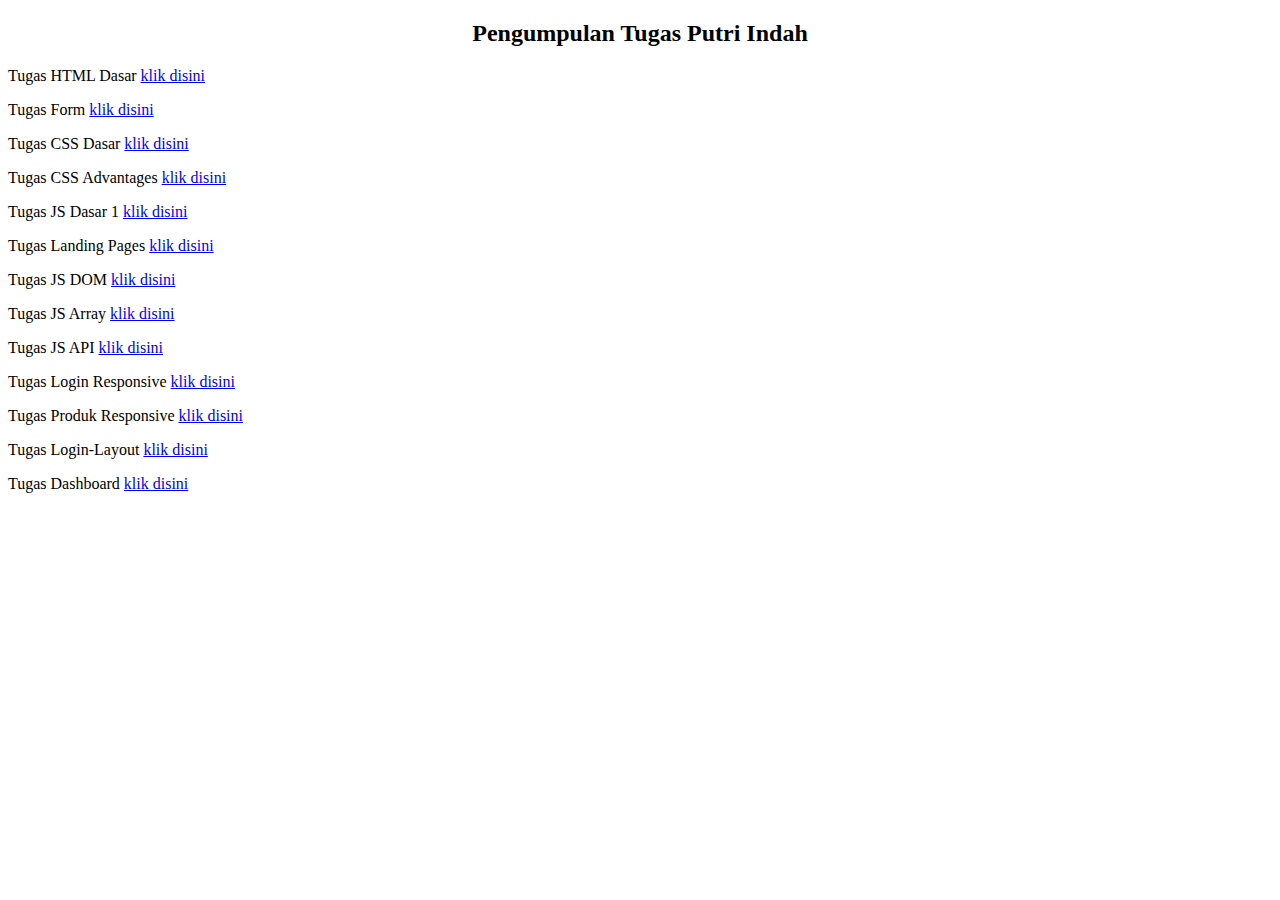
<file: index.html>
<!DOCTYPE html>
<html lang="en">
<head>
    <meta charset="UTF-8">
    <meta name="viewport" content="width=device-width, initial-scale=1.0">
    <title>putri indah</title>
    <link rel="icon" type="image/x-icon" href="../html-dasar/assets/logo.png">
</head>
<body>
    <center><h2>Pengumpulan Tugas Putri Indah</h2></center>
    <p>Tugas HTML Dasar <a href="pages/dasar.html">klik disini</a></p>
    <p>Tugas Form <a href="pages/form.html">klik disini</a></p>
    <p>Tugas CSS Dasar <a href="css dasar/login.html">klik disini</a></p>
    <p>Tugas CSS Advantages <a href="advantages/produk.html">klik disini</a></p>
    <p>Tugas JS Dasar 1 <a href="js/jsdasar.html">klik disini</a></p>
    <p>Tugas Landing Pages <a href="js/landing.html">klik disini</a></p>
    <p>Tugas JS DOM <a href="jsDOM/landingDom.html">klik disini</a></p>
    <p>Tugas JS Array <a href="jsArray/productArray.html">klik disini</a></p>
    <p>Tugas JS API <a href="jsAPI/productApi.html">klik disini</a></p>
    <p>Tugas Login Responsive <a href="login-responsive/loginResponsive.html">klik disini</a></p>
    <p>Tugas Produk Responsive <a href="produk-responsive/productApi.html">klik disini</a></p>
    <p>Tugas Login-Layout <a href="bootstrap/login.html">klik disini</a></p>
    <p>Tugas Dashboard <a href="bootstrap/dashboard.html">klik disini</a></p>
</body>
</html>
</file>
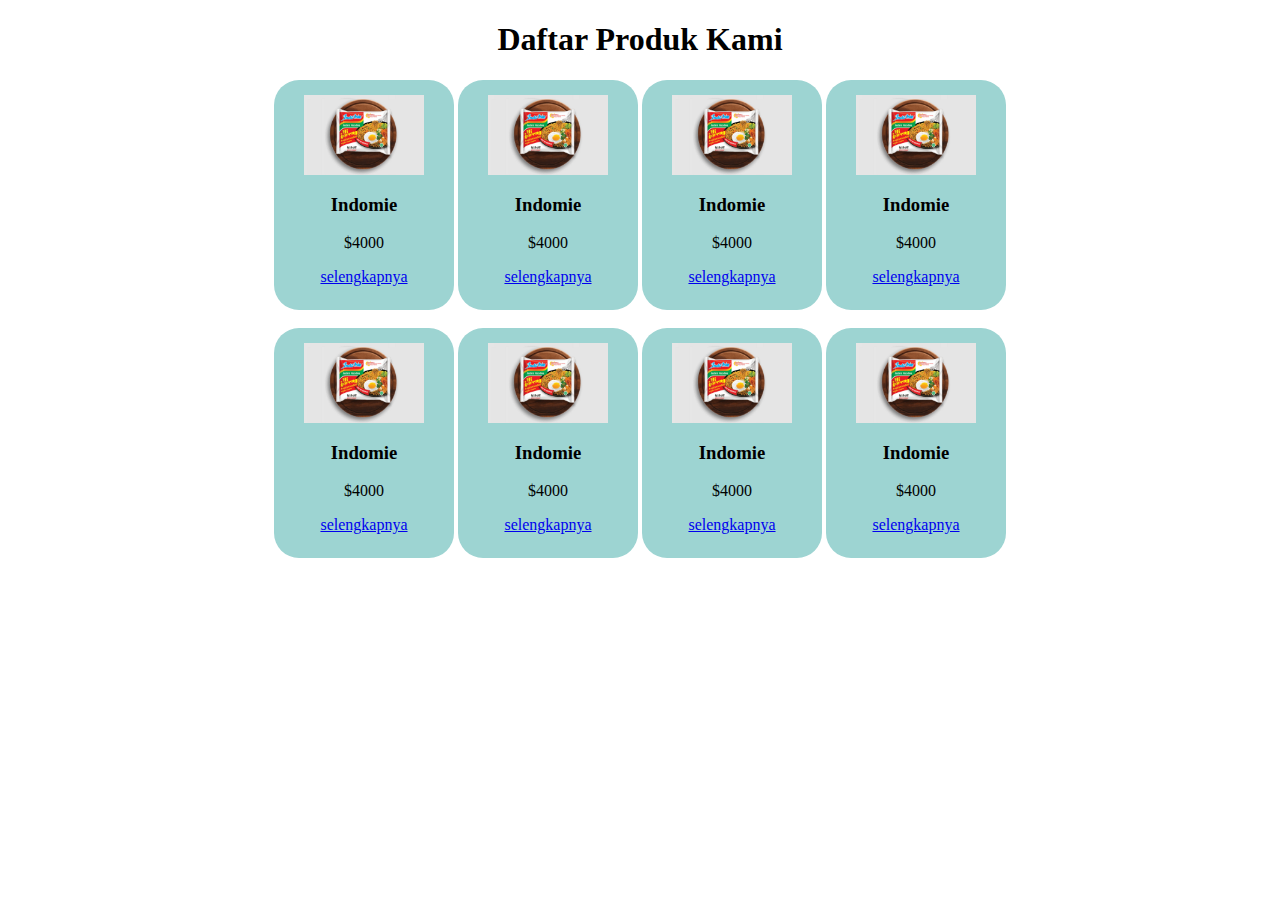
<file: advantages/produk.html>
<!DOCTYPE html>
<html lang="en">
<head>
    <meta charset="UTF-8">
    <meta name="viewport" content="width=device-width, initial-scale=1.0">
    <title>CSS Advantages</title>
    <link rel="stylesheet" href="../advantages/style.css">
</head>
<body>
    <h1>Daftar Produk Kami</h1>
    <div class="baris1">
        <div class="kotak">
            <img src="../advantages/foto.jpg" alt="ini foto produk">
            <h3>Indomie</h3>
            <p>$4000</p>
            <a href="https://lifestyle.bisnis.com/read/20220307/223/1507816/8-varian-indomie-ini-cuma-ada-di-luar-negeri-tak-beredar-di-indonesia">selengkapnya</a>
        </div>
        <div class="kotak">
            <img src="../advantages/foto.jpg" alt="ini foto produk">
            <h3>Indomie</h3>
            <p>$4000</p>
            <a href="https://lifestyle.bisnis.com/read/20220307/223/1507816/8-varian-indomie-ini-cuma-ada-di-luar-negeri-tak-beredar-di-indonesia">selengkapnya</a>
        </div>
        <div class="kotak">
            <img src="../advantages/foto.jpg" alt="ini foto produk">
            <h3>Indomie</h3>
            <p>$4000</p>
            <a href="https://lifestyle.bisnis.com/read/20220307/223/1507816/8-varian-indomie-ini-cuma-ada-di-luar-negeri-tak-beredar-di-indonesia">selengkapnya</a>
        </div>
        <div class="kotak">
            <img src="../advantages/foto.jpg" alt="ini foto produk">
            <h3>Indomie</h3>
            <p>$4000</p>
            <a href="https://lifestyle.bisnis.com/read/20220307/223/1507816/8-varian-indomie-ini-cuma-ada-di-luar-negeri-tak-beredar-di-indonesia">selengkapnya</a>
        </div>
    </div> <br>
    <div class="baris1">
        <div class="kotak">
            <img src="../advantages/foto.jpg" alt="ini foto produk">
            <h3>Indomie</h3>
            <p>$4000</p>
            <a href="https://lifestyle.bisnis.com/read/20220307/223/1507816/8-varian-indomie-ini-cuma-ada-di-luar-negeri-tak-beredar-di-indonesia">selengkapnya</a>
        </div>
        <div class="kotak">
            <img src="../advantages/foto.jpg" alt="ini foto produk">
            <h3>Indomie</h3>
            <p>$4000</p>
            <a href="https://lifestyle.bisnis.com/read/20220307/223/1507816/8-varian-indomie-ini-cuma-ada-di-luar-negeri-tak-beredar-di-indonesia">selengkapnya</a>
        </div>
        <div class="kotak">
            <img src="../advantages/foto.jpg" alt="ini foto produk">
            <h3>Indomie</h3>
            <p>$4000</p>
            <a href="https://lifestyle.bisnis.com/read/20220307/223/1507816/8-varian-indomie-ini-cuma-ada-di-luar-negeri-tak-beredar-di-indonesia">selengkapnya</a>
        </div>
        <div class="kotak">
            <img src="../advantages/foto.jpg" alt="ini foto produk">
            <h3>Indomie</h3>
            <p>$4000</p>
            <a href="https://lifestyle.bisnis.com/read/20220307/223/1507816/8-varian-indomie-ini-cuma-ada-di-luar-negeri-tak-beredar-di-indonesia">selengkapnya</a>
        </div>
    </div>
</body>
</html>
</file>
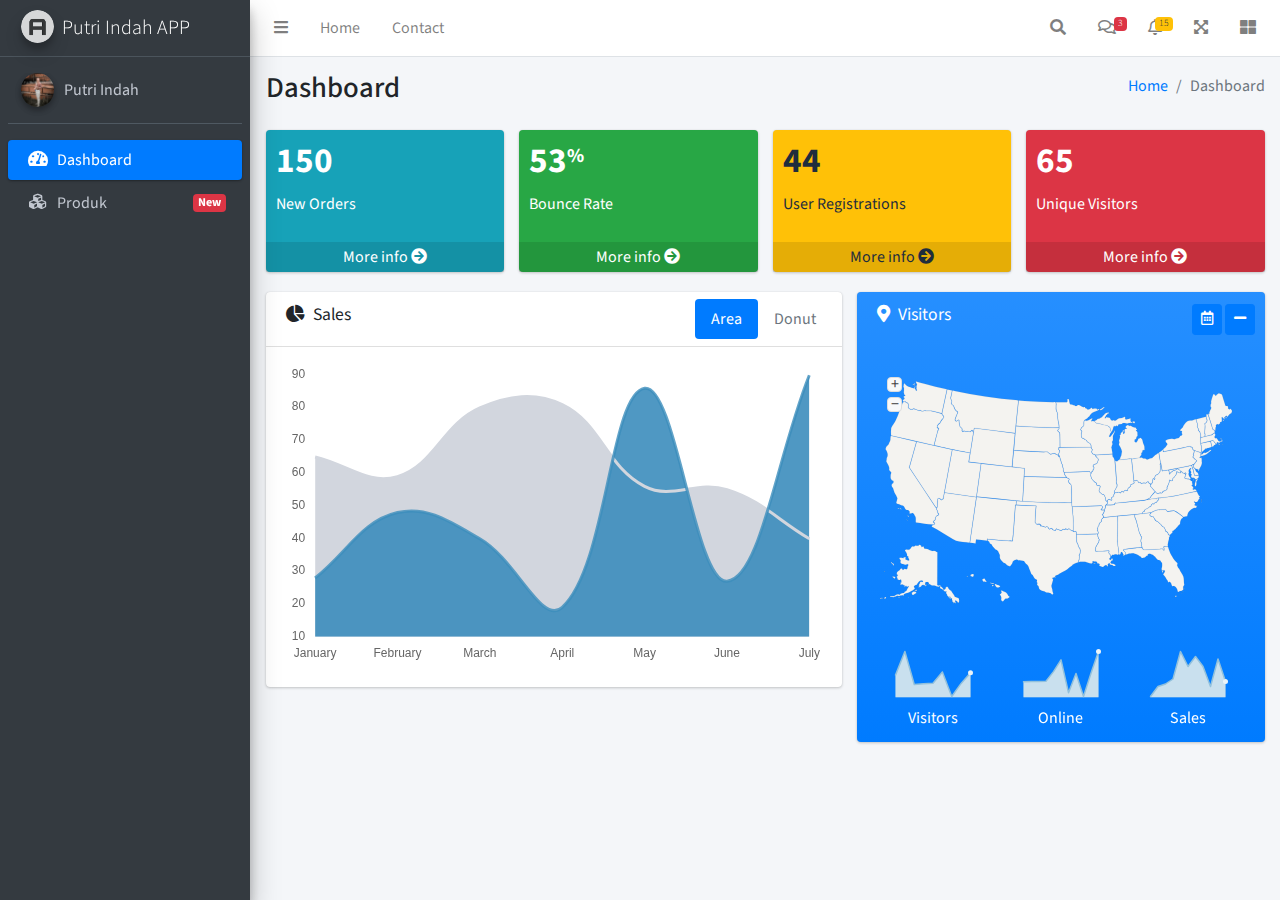
<file: bootstrap/dashboard.html>
<!DOCTYPE html>
<html lang="en">
<head>
  <meta charset="utf-8">
  <meta name="viewport" content="width=device-width, initial-scale=1">
  <title>Dashboard</title>

  <!-- Google Font: Source Sans Pro -->
  <link rel="stylesheet" href="https://fonts.googleapis.com/css?family=Source+Sans+Pro:300,400,400i,700&display=fallback">
  <!-- Font Awesome -->
  <link rel="stylesheet" href="../app/plugins/fontawesome-free/css/all.min.css">
  <!-- Ionicons -->
  <link rel="stylesheet" href="https://code.ionicframework.com/ionicons/2.0.1/css/ionicons.min.css">
  <!-- Tempusdominus Bootstrap 4 -->
  <link rel="stylesheet" href="../app/plugins/tempusdominus-bootstrap-4/css/tempusdominus-bootstrap-4.min.css">
  <!-- iCheck -->
  <link rel="stylesheet" href="../app/plugins/icheck-bootstrap/icheck-bootstrap.min.css">
  <!-- JQVMap -->
  <link rel="stylesheet" href="../app/plugins/jqvmap/jqvmap.min.css">
  <!-- Theme style -->
  <link rel="stylesheet" href="../app/dist/css/adminlte.min.css">
  <!-- overlayScrollbars -->
  <link rel="stylesheet" href="../app/plugins/overlayScrollbars/css/OverlayScrollbars.min.css">
  <!-- Daterange picker -->
  <link rel="stylesheet" href="../app/plugins/daterangepicker/daterangepicker.css">
  <!-- summernote -->
  <link rel="stylesheet" href="../app/plugins/summernote/summernote-bs4.min.css">
</head>
<body class="hold-transition sidebar-mini layout-fixed">
<div class="wrapper">

  <!-- Preloader -->
  <div class="preloader flex-column justify-content-center align-items-center">
    <img class="animation__shake" src="../app/dist/img/AdminLTELogo.png" alt="AdminLTELogo" height="60" width="60">
  </div>

  <!-- Navbar -->
  <nav class="main-header navbar navbar-expand navbar-white navbar-light">
    <!-- Left navbar links -->
    <ul class="navbar-nav">
      <li class="nav-item">
        <a class="nav-link" data-widget="pushmenu" href="#" role="button"><i class="fas fa-bars"></i></a>
      </li>
      <li class="nav-item d-none d-sm-inline-block">
        <a href="index3.html" class="nav-link">Home</a>
      </li>
      <li class="nav-item d-none d-sm-inline-block">
        <a href="#" class="nav-link">Contact</a>
      </li>
    </ul>

    <!-- Right navbar links -->
    <ul class="navbar-nav ml-auto">
      <!-- Navbar Search -->
      <li class="nav-item">
        <a class="nav-link" data-widget="navbar-search" href="#" role="button">
          <i class="fas fa-search"></i>
        </a>
        <div class="navbar-search-block">
          <form class="form-inline">
            <div class="input-group input-group-sm">
              <input class="form-control form-control-navbar" type="search" placeholder="Search" aria-label="Search">
              <div class="input-group-append">
                <button class="btn btn-navbar" type="submit">
                  <i class="fas fa-search"></i>
                </button>
                <button class="btn btn-navbar" type="button" data-widget="navbar-search">
                  <i class="fas fa-times"></i>
                </button>
              </div>
            </div>
          </form>
        </div>
      </li>

      <!-- Messages Dropdown Menu -->
      <li class="nav-item dropdown">
        <a class="nav-link" data-toggle="dropdown" href="#">
          <i class="far fa-comments"></i>
          <span class="badge badge-danger navbar-badge">3</span>
        </a>
        <div class="dropdown-menu dropdown-menu-lg dropdown-menu-right">
          <a href="#" class="dropdown-item">
            <!-- Message Start -->
            <div class="media">
              <img src="../app/dist/img/user1-128x128.jpg" alt="User Avatar" class="img-size-50 mr-3 img-circle">
              <div class="media-body">
                <h3 class="dropdown-item-title">
                  Brad Diesel
                  <span class="float-right text-sm text-danger"><i class="fas fa-star"></i></span>
                </h3>
                <p class="text-sm">Call me whenever you can...</p>
                <p class="text-sm text-muted"><i class="far fa-clock mr-1"></i> 4 Hours Ago</p>
              </div>
            </div>
            <!-- Message End -->
          </a>
          <div class="dropdown-divider"></div>
          <a href="#" class="dropdown-item">
            <!-- Message Start -->
            <div class="media">
              <img src="../app/dist/img/user8-128x128.jpg" alt="User Avatar" class="img-size-50 img-circle mr-3">
              <div class="media-body">
                <h3 class="dropdown-item-title">
                  John Pierce
                  <span class="float-right text-sm text-muted"><i class="fas fa-star"></i></span>
                </h3>
                <p class="text-sm">I got your message bro</p>
                <p class="text-sm text-muted"><i class="far fa-clock mr-1"></i> 4 Hours Ago</p>
              </div>
            </div>
            <!-- Message End -->
          </a>
          <div class="dropdown-divider"></div>
          <a href="#" class="dropdown-item">
            <!-- Message Start -->
            <div class="media">
              <img src="../app/dist/img/user3-128x128.jpg" alt="User Avatar" class="img-size-50 img-circle mr-3">
              <div class="media-body">
                <h3 class="dropdown-item-title">
                  Nora Silvester
                  <span class="float-right text-sm text-warning"><i class="fas fa-star"></i></span>
                </h3>
                <p class="text-sm">The subject goes here</p>
                <p class="text-sm text-muted"><i class="far fa-clock mr-1"></i> 4 Hours Ago</p>
              </div>
            </div>
            <!-- Message End -->
          </a>
          <div class="dropdown-divider"></div>
          <a href="#" class="dropdown-item dropdown-footer">See All Messages</a>
        </div>
      </li>
      <!-- Notifications Dropdown Menu -->
      <li class="nav-item dropdown">
        <a class="nav-link" data-toggle="dropdown" href="#">
          <i class="far fa-bell"></i>
          <span class="badge badge-warning navbar-badge">15</span>
        </a>
        <div class="dropdown-menu dropdown-menu-lg dropdown-menu-right">
          <span class="dropdown-item dropdown-header">15 Notifications</span>
          <div class="dropdown-divider"></div>
          <a href="#" class="dropdown-item">
            <i class="fas fa-envelope mr-2"></i> 4 new messages
            <span class="float-right text-muted text-sm">3 mins</span>
          </a>
          <div class="dropdown-divider"></div>
          <a href="#" class="dropdown-item">
            <i class="fas fa-users mr-2"></i> 8 friend requests
            <span class="float-right text-muted text-sm">12 hours</span>
          </a>
          <div class="dropdown-divider"></div>
          <a href="#" class="dropdown-item">
            <i class="fas fa-file mr-2"></i> 3 new reports
            <span class="float-right text-muted text-sm">2 days</span>
          </a>
          <div class="dropdown-divider"></div>
          <a href="#" class="dropdown-item dropdown-footer">See All Notifications</a>
        </div>
      </li>
      <li class="nav-item">
        <a class="nav-link" data-widget="fullscreen" href="#" role="button">
          <i class="fas fa-expand-arrows-alt"></i>
        </a>
      </li>
      <li class="nav-item">
        <a class="nav-link" data-widget="control-sidebar" data-controlsidebar-slide="true" href="#" role="button">
          <i class="fas fa-th-large"></i>
        </a>
      </li>
    </ul>
  </nav>
  <!-- /.navbar -->

  <!-- Main Sidebar Container -->
  <aside class="main-sidebar sidebar-dark-primary elevation-4">
    <!-- Brand Logo -->
    <a href="index3.html" class="brand-link">
      <img src="../app/dist/img/AdminLTELogo.png" alt="AdminLTE Logo" class="brand-image img-circle elevation-3" style="opacity: .8">
      <span class="brand-text font-weight-light">Putri Indah APP</span>
    </a>

    <!-- Sidebar -->
    <div class="sidebar">
      <!-- Sidebar user panel (optional) -->
      <div class="user-panel mt-3 pb-3 mb-3 d-flex">
        <div class="image">
          <img src="./oke.jpeg" class="img-circle elevation-2" alt="User Image">
        </div>
        <div class="info">
          <a href="#" class="d-block">Putri Indah</a>
        </div>
      </div>

      <!-- Sidebar Menu -->
      <nav class="mt-2">
        <ul class="nav nav-pills nav-sidebar flex-column" data-widget="treeview" role="menu" data-accordion="false">
          <!-- Add icons to the links using the .nav-icon class
               with font-awesome or any other icon font library -->
          <li class="nav-item menu-open">
            <a href="#" class="nav-link active">
              <i class="nav-icon fas fa-tachometer-alt"></i>
              <p>
                Dashboard
                <i class="right badge badge-danger"></i>
              </p>
            </a>
          </li>
          <li class="nav-item">
            <a href="./newProduk.html" class="nav-link">
              <i class="nav-icon fa fa-cubes"></i>
              <p>
                Produk
                <span class="right badge badge-danger">New</span>
              </p>
            </a>
          </li>
      <!-- /.sidebar-menu -->
    </div>
    <!-- /.sidebar -->
  </aside>

  <!-- Content Wrapper. Contains page content -->
  <div class="content-wrapper">
    <!-- Content Header (Page header) -->
    <div class="content-header">
      <div class="container-fluid">
        <div class="row mb-2">
          <div class="col-sm-6">
            <h1 class="m-0">Dashboard</h1>
          </div><!-- /.col -->
          <div class="col-sm-6">
            <ol class="breadcrumb float-sm-right">
              <li class="breadcrumb-item"><a href="#">Home</a></li>
              <li class="breadcrumb-item active">Dashboard</li>
            </ol>
          </div><!-- /.col -->
        </div><!-- /.row -->
      </div><!-- /.container-fluid -->
    </div>
    <!-- /.content-header -->

    <!-- Main content -->
    <section class="content">
      <div class="container-fluid">
        <!-- Small boxes (Stat box) -->
        <div class="row">
          <div class="col-lg-3 col-6">
            <!-- small box -->
            <div class="small-box bg-info">
              <div class="inner">
                <h3>150</h3>

                <p>New Orders</p>
              </div>
              <div class="icon">
                <i class="ion ion-bag"></i>
              </div>
              <a href="#" class="small-box-footer">More info <i class="fas fa-arrow-circle-right"></i></a>
            </div>
          </div>
          <!-- ./col -->
          <div class="col-lg-3 col-6">
            <!-- small box -->
            <div class="small-box bg-success">
              <div class="inner">
                <h3>53<sup style="font-size: 20px">%</sup></h3>

                <p>Bounce Rate</p>
              </div>
              <div class="icon">
                <i class="ion ion-stats-bars"></i>
              </div>
              <a href="#" class="small-box-footer">More info <i class="fas fa-arrow-circle-right"></i></a>
            </div>
          </div>
          <!-- ./col -->
          <div class="col-lg-3 col-6">
            <!-- small box -->
            <div class="small-box bg-warning">
              <div class="inner">
                <h3>44</h3>

                <p>User Registrations</p>
              </div>
              <div class="icon">
                <i class="ion ion-person-add"></i>
              </div>
              <a href="#" class="small-box-footer">More info <i class="fas fa-arrow-circle-right"></i></a>
            </div>
          </div>
          <!-- ./col -->
          <div class="col-lg-3 col-6">
            <!-- small box -->
            <div class="small-box bg-danger">
              <div class="inner">
                <h3>65</h3>

                <p>Unique Visitors</p>
              </div>
              <div class="icon">
                <i class="ion ion-pie-graph"></i>
              </div>
              <a href="#" class="small-box-footer">More info <i class="fas fa-arrow-circle-right"></i></a>
            </div>
          </div>
          <!-- ./col -->
        </div>
        <!-- /.row -->
        <!-- Main row -->
        <div class="row">
          <!-- Left col -->
          <section class="col-lg-7 connectedSortable">
            <!-- Custom tabs (Charts with tabs)-->
            <div class="card">
              <div class="card-header">
                <h3 class="card-title">
                  <i class="fas fa-chart-pie mr-1"></i>
                  Sales
                </h3>
                <div class="card-tools">
                  <ul class="nav nav-pills ml-auto">
                    <li class="nav-item">
                      <a class="nav-link active" href="#revenue-chart" data-toggle="tab">Area</a>
                    </li>
                    <li class="nav-item">
                      <a class="nav-link" href="#sales-chart" data-toggle="tab">Donut</a>
                    </li>
                  </ul>
                </div>
              </div><!-- /.card-header -->
              <div class="card-body">
                <div class="tab-content p-0">
                  <!-- Morris chart - Sales -->
                  <div class="chart tab-pane active" id="revenue-chart"
                       style="position: relative; height: 300px;">
                      <canvas id="revenue-chart-canvas" height="300" style="height: 300px;"></canvas>
                   </div>
                  <div class="chart tab-pane" id="sales-chart" style="position: relative; height: 300px;">
                    <canvas id="sales-chart-canvas" height="300" style="height: 300px;"></canvas>
                  </div>
                </div>
              </div><!-- /.card-body -->
            </div>
          </section>
          <!-- /.Left col -->
          <!-- right col (We are only adding the ID to make the widgets sortable)-->
          <section class="col-lg-5 connectedSortable">

            <!-- Map card -->
            <div class="card bg-gradient-primary">
              <div class="card-header border-0">
                <h3 class="card-title">
                  <i class="fas fa-map-marker-alt mr-1"></i>
                  Visitors
                </h3>
                <!-- card tools -->
                <div class="card-tools">
                  <button type="button" class="btn btn-primary btn-sm daterange" title="Date range">
                    <i class="far fa-calendar-alt"></i>
                  </button>
                  <button type="button" class="btn btn-primary btn-sm" data-card-widget="collapse" title="Collapse">
                    <i class="fas fa-minus"></i>
                  </button>
                </div>
                <!-- /.card-tools -->
              </div>
              <div class="card-body">
                <div id="world-map" style="height: 250px; width: 100%;"></div>
              </div>
              <!-- /.card-body-->
              <div class="card-footer bg-transparent">
                <div class="row">
                  <div class="col-4 text-center">
                    <div id="sparkline-1"></div>
                    <div class="text-white">Visitors</div>
                  </div>
                  <!-- ./col -->
                  <div class="col-4 text-center">
                    <div id="sparkline-2"></div>
                    <div class="text-white">Online</div>
                  </div>
                  <!-- ./col -->
                  <div class="col-4 text-center">
                    <div id="sparkline-3"></div>
                    <div class="text-white">Sales</div>
                  </div>
                  <!-- ./col -->
                </div>
                <!-- /.row -->
              </div>
            </div>
            <!-- /.card -->


          </section>
          <!-- right col -->
        </div>
        <!-- /.row (main row) -->
      </div><!-- /.container-fluid -->
    </section>
    <!-- /.content -->
  </div>
  <!-- /.content-wrapper -->


  <!-- Control Sidebar -->
  <aside class="control-sidebar control-sidebar-dark">
    <!-- Control sidebar content goes here -->
  </aside>
  <!-- /.control-sidebar -->
</div>
<!-- ./wrapper -->

<!-- jQuery -->
<script src="../app/plugins/jquery/jquery.min.js"></script>
<!-- jQuery UI 1.11.4 -->
<script src="../app/plugins/jquery-ui/jquery-ui.min.js"></script>
<!-- Resolve conflict in jQuery UI tooltip with Bootstrap tooltip -->
<script>
  $.widget.bridge('uibutton', $.ui.button)
</script>
<!-- Bootstrap 4 -->
<script src="../app/plugins/bootstrap/js/bootstrap.bundle.min.js"></script>
<!-- ChartJS -->
<script src="../app/plugins/chart.js/Chart.min.js"></script>
<!-- Sparkline -->
<script src="../app/plugins/sparklines/sparkline.js"></script>
<!-- JQVMap -->
<script src="../app/plugins/jqvmap/jquery.vmap.min.js"></script>
<script src="../app/plugins/jqvmap/maps/jquery.vmap.usa.js"></script>
<!-- jQuery Knob Chart -->
<script src="../app/plugins/jquery-knob/jquery.knob.min.js"></script>
<!-- daterangepicker -->
<script src="../app/plugins/moment/moment.min.js"></script>
<script src="../app/plugins/daterangepicker/daterangepicker.js"></script>
<!-- Tempusdominus Bootstrap 4 -->
<script src="../app/plugins/tempusdominus-bootstrap-4/js/tempusdominus-bootstrap-4.min.js"></script>
<!-- Summernote -->
<script src="../app/plugins/summernote/summernote-bs4.min.js"></script>
<!-- overlayScrollbars -->
<script src="../app/plugins/overlayScrollbars/js/jquery.overlayScrollbars.min.js"></script>
<!-- AdminLTE App -->
<script src="../app/dist/js/adminlte.js"></script>
<!-- AdminLTE for demo purposes -->
<script src="../app/dist/js/demo.js"></script>
<!-- AdminLTE dashboard demo (This is only for demo purposes) -->
<script src="../app/dist/js/pages/dashboard.js"></script>
</body>
</html>
</file>
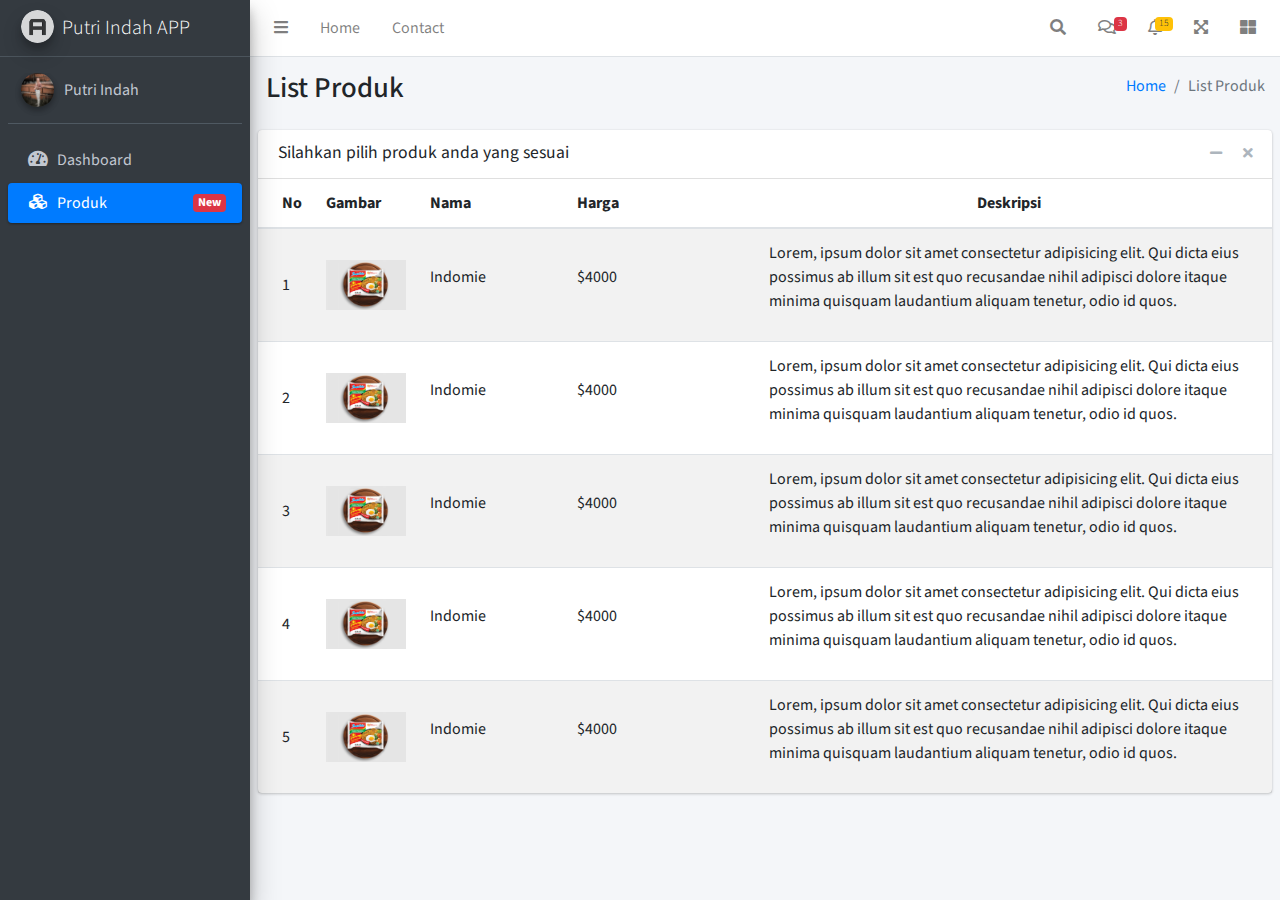
<file: bootstrap/newProduk.html>
<!DOCTYPE html>
<html lang="en">
<head>
  <meta charset="utf-8">
  <meta name="viewport" content="width=device-width, initial-scale=1">
  <title>listProduk</title>

  <!-- Google Font: Source Sans Pro -->
  <link rel="stylesheet" href="https://fonts.googleapis.com/css?family=Source+Sans+Pro:300,400,400i,700&display=fallback">
  <!-- Font Awesome -->
  <link rel="stylesheet" href="../app/plugins/fontawesome-free/css/all.min.css">
  <!-- Theme style -->
  <link rel="stylesheet" href="../app/dist/css/adminlte.min.css">
</head>
<body class="hold-transition sidebar-mini">
<!-- Site wrapper -->
<div class="wrapper">
  <!-- Navbar -->
  <nav class="main-header navbar navbar-expand navbar-white navbar-light">
    <!-- Left navbar links -->
    <ul class="navbar-nav">
      <li class="nav-item">
        <a class="nav-link" data-widget="pushmenu" href="#" role="button"><i class="fas fa-bars"></i></a>
      </li>
      <li class="nav-item d-none d-sm-inline-block">
        <a href="../../index3.html" class="nav-link">Home</a>
      </li>
      <li class="nav-item d-none d-sm-inline-block">
        <a href="#" class="nav-link">Contact</a>
      </li>
    </ul>

    <!-- Right navbar links -->
    <ul class="navbar-nav ml-auto">
      <!-- Navbar Search -->
      <li class="nav-item">
        <a class="nav-link" data-widget="navbar-search" href="#" role="button">
          <i class="fas fa-search"></i>
        </a>
        <div class="navbar-search-block">
          <form class="form-inline">
            <div class="input-group input-group-sm">
              <input class="form-control form-control-navbar" type="search" placeholder="Search" aria-label="Search">
              <div class="input-group-append">
                <button class="btn btn-navbar" type="submit">
                  <i class="fas fa-search"></i>
                </button>
                <button class="btn btn-navbar" type="button" data-widget="navbar-search">
                  <i class="fas fa-times"></i>
                </button>
              </div>
            </div>
          </form>
        </div>
      </li>

      <!-- Messages Dropdown Menu -->
      <li class="nav-item dropdown">
        <a class="nav-link" data-toggle="dropdown" href="#">
          <i class="far fa-comments"></i>
          <span class="badge badge-danger navbar-badge">3</span>
        </a>
        <div class="dropdown-menu dropdown-menu-lg dropdown-menu-right">
          <a href="#" class="dropdown-item">
            <!-- Message Start -->
            <div class="media">
              <img src="../app/dist/img/user1-128x128.jpg" alt="User Avatar" class="img-size-50 mr-3 img-circle">
              <div class="media-body">
                <h3 class="dropdown-item-title">
                  Brad Diesel
                  <span class="float-right text-sm text-danger"><i class="fas fa-star"></i></span>
                </h3>
                <p class="text-sm">Call me whenever you can...</p>
                <p class="text-sm text-muted"><i class="far fa-clock mr-1"></i> 4 Hours Ago</p>
              </div>
            </div>
            <!-- Message End -->
          </a>
          <div class="dropdown-divider"></div>
          <a href="#" class="dropdown-item">
            <!-- Message Start -->
            <div class="media">
              <img src="../app/dist/img/user8-128x128.jpg" alt="User Avatar" class="img-size-50 img-circle mr-3">
              <div class="media-body">
                <h3 class="dropdown-item-title">
                  John Pierce
                  <span class="float-right text-sm text-muted"><i class="fas fa-star"></i></span>
                </h3>
                <p class="text-sm">I got your message bro</p>
                <p class="text-sm text-muted"><i class="far fa-clock mr-1"></i> 4 Hours Ago</p>
              </div>
            </div>
            <!-- Message End -->
          </a>
          <div class="dropdown-divider"></div>
          <a href="#" class="dropdown-item">
            <!-- Message Start -->
            <div class="media">
              <img src="../app/dist/img/user3-128x128.jpg" alt="User Avatar" class="img-size-50 img-circle mr-3">
              <div class="media-body">
                <h3 class="dropdown-item-title">
                  Nora Silvester
                  <span class="float-right text-sm text-warning"><i class="fas fa-star"></i></span>
                </h3>
                <p class="text-sm">The subject goes here</p>
                <p class="text-sm text-muted"><i class="far fa-clock mr-1"></i> 4 Hours Ago</p>
              </div>
            </div>
            <!-- Message End -->
          </a>
          <div class="dropdown-divider"></div>
          <a href="#" class="dropdown-item dropdown-footer">See All Messages</a>
        </div>
      </li>
      <!-- Notifications Dropdown Menu -->
      <li class="nav-item dropdown">
        <a class="nav-link" data-toggle="dropdown" href="#">
          <i class="far fa-bell"></i>
          <span class="badge badge-warning navbar-badge">15</span>
        </a>
        <div class="dropdown-menu dropdown-menu-lg dropdown-menu-right">
          <span class="dropdown-item dropdown-header">15 Notifications</span>
          <div class="dropdown-divider"></div>
          <a href="#" class="dropdown-item">
            <i class="fas fa-envelope mr-2"></i> 4 new messages
            <span class="float-right text-muted text-sm">3 mins</span>
          </a>
          <div class="dropdown-divider"></div>
          <a href="#" class="dropdown-item">
            <i class="fas fa-users mr-2"></i> 8 friend requests
            <span class="float-right text-muted text-sm">12 hours</span>
          </a>
          <div class="dropdown-divider"></div>
          <a href="#" class="dropdown-item">
            <i class="fas fa-file mr-2"></i> 3 new reports
            <span class="float-right text-muted text-sm">2 days</span>
          </a>
          <div class="dropdown-divider"></div>
          <a href="#" class="dropdown-item dropdown-footer">See All Notifications</a>
        </div>
      </li>
      <li class="nav-item">
        <a class="nav-link" data-widget="fullscreen" href="#" role="button">
          <i class="fas fa-expand-arrows-alt"></i>
        </a>
      </li>
      <li class="nav-item">
        <a class="nav-link" data-widget="control-sidebar" data-slide="true" href="#" role="button">
          <i class="fas fa-th-large"></i>
        </a>
      </li>
    </ul>
  </nav>
  <!-- /.navbar -->

  <!-- Main Sidebar Container -->
  <aside class="main-sidebar sidebar-dark-primary elevation-4">
    <!-- Brand Logo -->
    <a href="../../index3.html" class="brand-link">
      <img src="../app/dist/img/AdminLTELogo.png" alt="AdminLTE Logo" class="brand-image img-circle elevation-3" style="opacity: .8">
      <span class="brand-text font-weight-light">Putri Indah APP</span>
    </a>

    <!-- Sidebar -->
    <div class="sidebar">
      <!-- Sidebar user (optional) -->
      <div class="user-panel mt-3 pb-3 mb-3 d-flex">
        <div class="image">
          <img src="./oke.jpeg" class="img-circle elevation-2" alt="User Image">
        </div>
        <div class="info">
          <a href="#" class="d-block">Putri Indah</a>
        </div>
      </div>


      <!-- Sidebar Menu -->
      <nav class="mt-2">
        <ul class="nav nav-pills nav-sidebar flex-column" data-widget="treeview" role="menu" data-accordion="false">
          <!-- Add icons to the links using the .nav-icon class
               with font-awesome or any other icon font library -->
          <li class="nav-item">
            <a href="./dashboard.html" class="nav-link">
              <i class="nav-icon fas fa-tachometer-alt"></i>
              <p>
                Dashboard
                <i class="right badge badge-danger"></i>
              </p>
            </a>
          </li>
          <li class="nav-item">
            <a href="#" class="nav-link active">
              <i class="nav-icon fa fa-cubes"></i>
              <p>
                Produk
                <span class="right badge badge-danger">New</span>
              </p>
            </a>
          </li>
        </ul>
      </nav>
      <!-- /.sidebar-menu -->
    </div>
    <!-- /.sidebar -->
  </aside>

  <!-- Content Wrapper. Contains page content -->
  <div class="content-wrapper">
    <!-- Content Header (Page header) -->
    <section class="content-header">
      <div class="container-fluid">
        <div class="row mb-2">
          <div class="col-sm-6">
            <h1>List Produk</h1>
          </div>
          <div class="col-sm-6">
            <ol class="breadcrumb float-sm-right">
              <li class="breadcrumb-item"><a href="#">Home</a></li>
              <li class="breadcrumb-item active">List Produk</li>
            </ol>
          </div>
        </div>
      </div><!-- /.container-fluid -->
    </section>

    <!-- Main content -->
    <section class="content">

      <!-- Default box -->
      <div class="card">
        <div class="card-header">
          <h3 class="card-title">Silahkan pilih produk anda yang sesuai</h3>

          <div class="card-tools">
            <button type="button" class="btn btn-tool" data-card-widget="collapse" title="Collapse">
              <i class="fas fa-minus"></i>
            </button>
            <button type="button" class="btn btn-tool" data-card-widget="remove" title="Remove">
              <i class="fas fa-times"></i>
            </button>
          </div>
        </div>
        <div class="card-body p-0">
          <table class="table table-striped projects">
              <thead>
                  <tr>
                      <th style="width: 1%">
                          No
                      </th>
                      <th style="width: 10%">
                          Gambar
                      </th>
                      <th style="width: 15%">
                          Nama
                      </th>
                      <th style="width: 20%;">
                          Harga
                      </th>
                      <th style="width: 60%" class="text-center">
                          Deskripsi
                      </th>
                  </tr>
              </thead>
              <tbody>
                  <tr>
                      <td>
                          1
                      </td>
                      <td>
                          <img src="./foto.jpg" alt="ini foto" style="height: 50px;">
                      </td>
                      <td>
                        <p>Indomie</p>
                      </td>
                      <td>
                         <p>$4000</p>
                      </td>
                      <td>
                          <p>Lorem, ipsum dolor sit amet consectetur adipisicing elit. Qui dicta eius possimus ab illum sit est quo recusandae nihil adipisci dolore itaque minima quisquam laudantium aliquam tenetur, odio id quos.</p>
                      </td>
                    </tr>
                    <tr>
                        <td>
                            2
                        </td>
                        <td>
                            <img src="./foto.jpg" alt="ini foto" style="height: 50px;">
                        </td>
                        <td>
                          <p>Indomie</p>
                        </td>
                        <td>
                           <p>$4000</p>
                        </td>
                        <td>
                            <p>Lorem, ipsum dolor sit amet consectetur adipisicing elit. Qui dicta eius possimus ab illum sit est quo recusandae nihil adipisci dolore itaque minima quisquam laudantium aliquam tenetur, odio id quos.</p>
                        </td>
                      </tr>
                      <tr>
                        <td>
                            3
                        </td>
                        <td>
                            <img src="./foto.jpg" alt="ini foto" style="height: 50px;">
                        </td>
                        <td>
                          <p>Indomie</p>
                        </td>
                        <td>
                           <p>$4000</p>
                        </td>
                        <td>
                            <p>Lorem, ipsum dolor sit amet consectetur adipisicing elit. Qui dicta eius possimus ab illum sit est quo recusandae nihil adipisci dolore itaque minima quisquam laudantium aliquam tenetur, odio id quos.</p>
                        </td>
                      </tr>
                      <tr>
                        <td>
                            4
                        </td>
                        <td>
                            <img src="./foto.jpg" alt="ini foto" style="height: 50px;">
                        </td>
                        <td>
                          <p>Indomie</p>
                        </td>
                        <td>
                           <p>$4000</p>
                        </td>
                        <td>
                            <p>Lorem, ipsum dolor sit amet consectetur adipisicing elit. Qui dicta eius possimus ab illum sit est quo recusandae nihil adipisci dolore itaque minima quisquam laudantium aliquam tenetur, odio id quos.</p>
                        </td>
                      </tr>
                      <tr>
                        <td>
                            5
                        </td>
                        <td>
                            <img src="./foto.jpg" alt="ini foto" style="height: 50px;">
                        </td>
                        <td>
                          <p>Indomie</p>
                        </td>
                        <td>
                           <p>$4000</p>
                        </td>
                        <td>
                            <p>Lorem, ipsum dolor sit amet consectetur adipisicing elit. Qui dicta eius possimus ab illum sit est quo recusandae nihil adipisci dolore itaque minima quisquam laudantium aliquam tenetur, odio id quos.</p>
                        </td>
                      </tr>
 

              </tbody>
          </table>
        </div>
        <!-- /.card-body -->
      </div>
      <!-- /.card -->

    </section>
    <!-- /.content -->
  </div>
  <!-- /.content-wrapper -->

  <!-- Control Sidebar -->
  <aside class="control-sidebar control-sidebar-dark">
    <!-- Control sidebar content goes here -->
  </aside>
  <!-- /.control-sidebar -->
</div>
<!-- ./wrapper -->

<!-- jQuery -->
<script src="../app/plugins/jquery/jquery.min.js"></script>
<!-- Bootstrap 4 -->
<script src="../app/plugins/bootstrap/js/bootstrap.bundle.min.js"></script>
<!-- AdminLTE App -->
<script src="../app/dist/js/adminlte.min.js"></script>
<!-- AdminLTE for demo purposes -->
<script src="../app/dist/js/demo.js"></script>
</body>
</html>
</file>
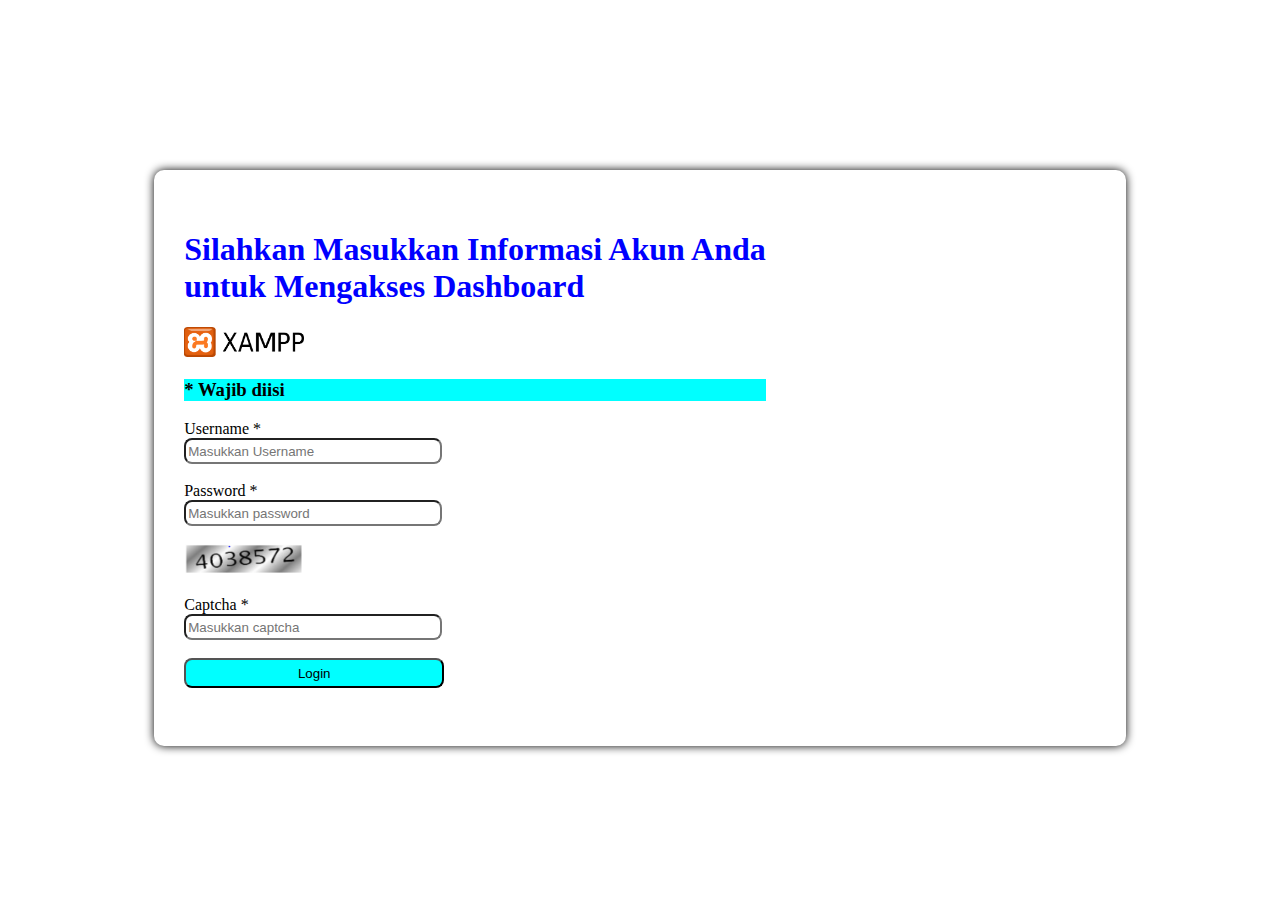
<file: css dasar/login.html>
<!DOCTYPE html>
<html lang="en">
  <head>
    <meta charset="UTF-8" />
    <meta name="viewport" content="width=device-width, initial-scale=1.0" />
    <title>Login</title>
    <link rel="stylesheet" href="../css dasar/style.css" />
  </head>
  <body>
    <div class="form-container">
      <form action="#" method="post">
        
        <h1>Silahkan Masukkan Informasi Akun Anda <br>
            untuk Mengakses Dashboard</h1>
        <img src="../css dasar/XAMPP.png" alt="ini logo">
        <h3>* Wajib diisi</h3>
        <label for="username">Username *</label> <br>
        <input type="text" name="username" required placeholder="Masukkan Username"> <br><br>
        <label for="password">Password *</label> <br>
        <input type="password" name="password" placeholder="Masukkan password" required><br><br>
        <img src="../css dasar/captcha.PNG" alt="ini captcha"><br><br>
        <label for="captcha">Captcha *</label><br>
        <input type="tel" name="captcha" placeholder="Masukkan captcha" pattern="[0-9]{7}" required><br><br>
        <button>Login</button> <br> <br>
    
      </form>
      <div class="video-container">
        <iframe class="video-frame" src="https://www.petanikode.com/img/html-video/cat-herd.webm" frameborder="0" allowfullscreen></iframe>
      </div>
    </div>
  </body>
</html>
</file>
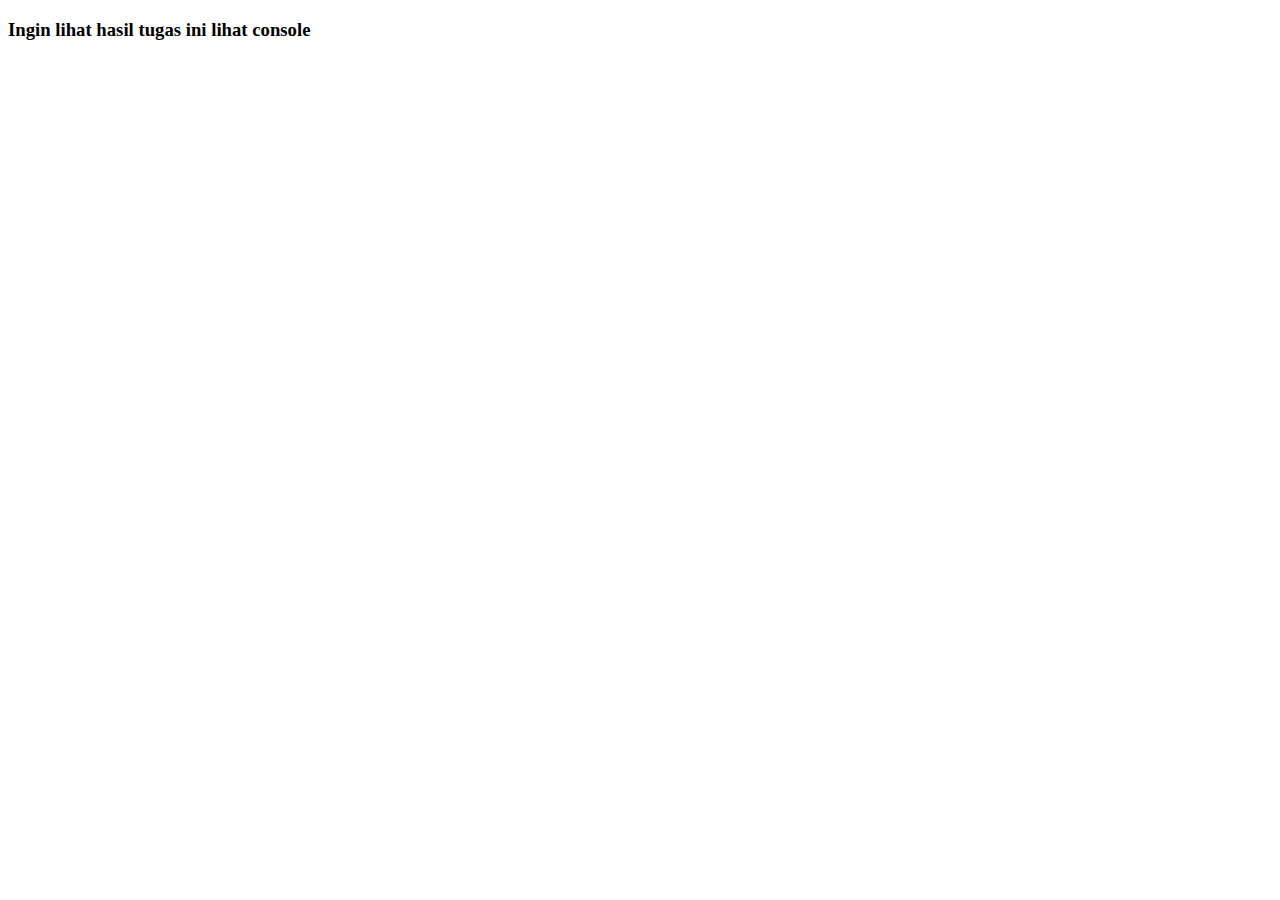
<file: js/jsdasar.html>
<!DOCTYPE html>
<html lang="en">
<head>
    <meta charset="UTF-8">
    <meta name="viewport" content="width=device-width, initial-scale=1.0">
    <title>JS Dasar</title>
</head>
<body>
    <h3>Ingin lihat hasil tugas ini lihat console</h3>
    <script src="../js/index.js"></script>
</body>
</html>
</file>
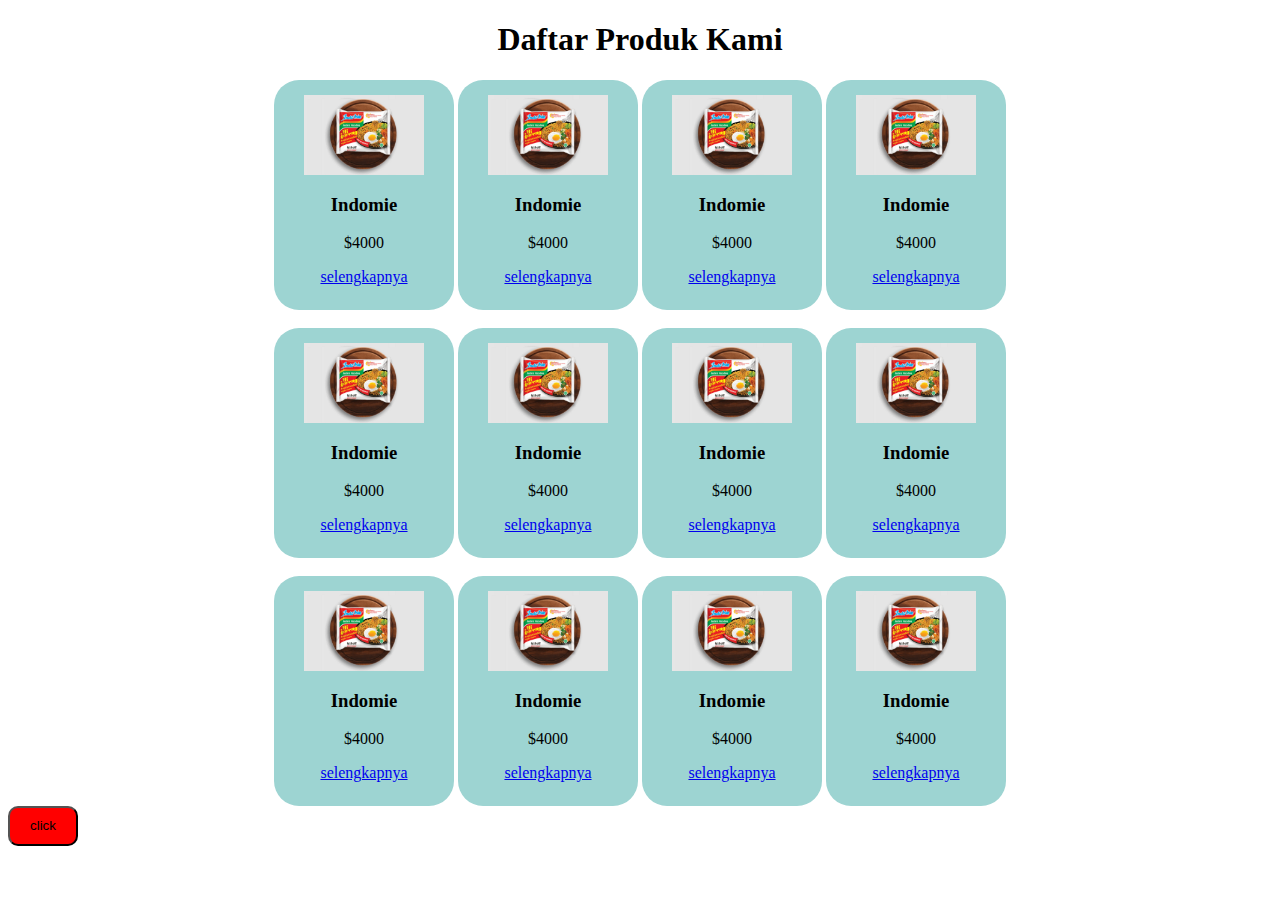
<file: js/landing.html>
<!DOCTYPE html>
<html lang="en">
<head>
    <meta charset="UTF-8">
    <meta name="viewport" content="width=device-width, initial-scale=1.0">
    <title>landing js</title>
    <link rel="stylesheet" href="../advantages/style.css">
</head>
<body>
    <h1>Daftar Produk Kami</h1>
    <div class="baris1">
        <div class="kotak">
            <img src="../advantages/foto.jpg" alt="ini foto produk">
            <h3>Indomie</h3>
            <p>$4000</p>
            <a href="https://lifestyle.bisnis.com/read/20220307/223/1507816/8-varian-indomie-ini-cuma-ada-di-luar-negeri-tak-beredar-di-indonesia">selengkapnya</a>
        </div>
        <div class="kotak">
            <img src="../advantages/foto.jpg" alt="ini foto produk">
            <h3>Indomie</h3>
            <p>$4000</p>
            <a href="https://lifestyle.bisnis.com/read/20220307/223/1507816/8-varian-indomie-ini-cuma-ada-di-luar-negeri-tak-beredar-di-indonesia">selengkapnya</a>
        </div>
        <div class="kotak">
            <img src="../advantages/foto.jpg" alt="ini foto produk">
            <h3>Indomie</h3>
            <p>$4000</p>
            <a href="https://lifestyle.bisnis.com/read/20220307/223/1507816/8-varian-indomie-ini-cuma-ada-di-luar-negeri-tak-beredar-di-indonesia">selengkapnya</a>
        </div>
        <div class="kotak">
            <img src="../advantages/foto.jpg" alt="ini foto produk">
            <h3>Indomie</h3>
            <p>$4000</p>
            <a href="https://lifestyle.bisnis.com/read/20220307/223/1507816/8-varian-indomie-ini-cuma-ada-di-luar-negeri-tak-beredar-di-indonesia">selengkapnya</a>
        </div>
    </div> <br>
    <div class="baris1">
        <div class="kotak">
            <img src="../advantages/foto.jpg" alt="ini foto produk">
            <h3>Indomie</h3>
            <p>$4000</p>
            <a href="https://lifestyle.bisnis.com/read/20220307/223/1507816/8-varian-indomie-ini-cuma-ada-di-luar-negeri-tak-beredar-di-indonesia">selengkapnya</a>
        </div>
        <div class="kotak">
            <img src="../advantages/foto.jpg" alt="ini foto produk">
            <h3>Indomie</h3>
            <p>$4000</p>
            <a href="https://lifestyle.bisnis.com/read/20220307/223/1507816/8-varian-indomie-ini-cuma-ada-di-luar-negeri-tak-beredar-di-indonesia">selengkapnya</a>
        </div>
        <div class="kotak">
            <img src="../advantages/foto.jpg" alt="ini foto produk">
            <h3>Indomie</h3>
            <p>$4000</p>
            <a href="https://lifestyle.bisnis.com/read/20220307/223/1507816/8-varian-indomie-ini-cuma-ada-di-luar-negeri-tak-beredar-di-indonesia">selengkapnya</a>
        </div>
        <div class="kotak">
            <img src="../advantages/foto.jpg" alt="ini foto produk">
            <h3>Indomie</h3>
            <p>$4000</p>
            <a href="https://lifestyle.bisnis.com/read/20220307/223/1507816/8-varian-indomie-ini-cuma-ada-di-luar-negeri-tak-beredar-di-indonesia">selengkapnya</a>
        </div> 
    </div> <br>
	<div class="baris1">
        <div class="kotak">
            <img src="../advantages/foto.jpg" alt="ini foto produk">
            <h3>Indomie</h3>
            <p>$4000</p>
            <a href="https://lifestyle.bisnis.com/read/20220307/223/1507816/8-varian-indomie-ini-cuma-ada-di-luar-negeri-tak-beredar-di-indonesia">selengkapnya</a>
        </div>
        <div class="kotak">
            <img src="../advantages/foto.jpg" alt="ini foto produk">
            <h3>Indomie</h3>
            <p>$4000</p>
            <a href="https://lifestyle.bisnis.com/read/20220307/223/1507816/8-varian-indomie-ini-cuma-ada-di-luar-negeri-tak-beredar-di-indonesia">selengkapnya</a>
        </div>
        <div class="kotak">
            <img src="../advantages/foto.jpg" alt="ini foto produk">
            <h3>Indomie</h3>
            <p>$4000</p>
            <a href="https://lifestyle.bisnis.com/read/20220307/223/1507816/8-varian-indomie-ini-cuma-ada-di-luar-negeri-tak-beredar-di-indonesia">selengkapnya</a>
        </div>
        <div class="kotak">
            <img src="../advantages/foto.jpg" alt="ini foto produk">
            <h3>Indomie</h3>
            <p>$4000</p>
            <a href="https://lifestyle.bisnis.com/read/20220307/223/1507816/8-varian-indomie-ini-cuma-ada-di-luar-negeri-tak-beredar-di-indonesia">selengkapnya</a>
        </div>
    </div>
	<button onclick="topFunction()" id="myBtn" title="Go to top" style="background-color: red; 
	height: 40px; width: 70px; border-radius: 10px;">click</button>
	<script src="../js/landing.js"></script>
</body>
</html>
</file>
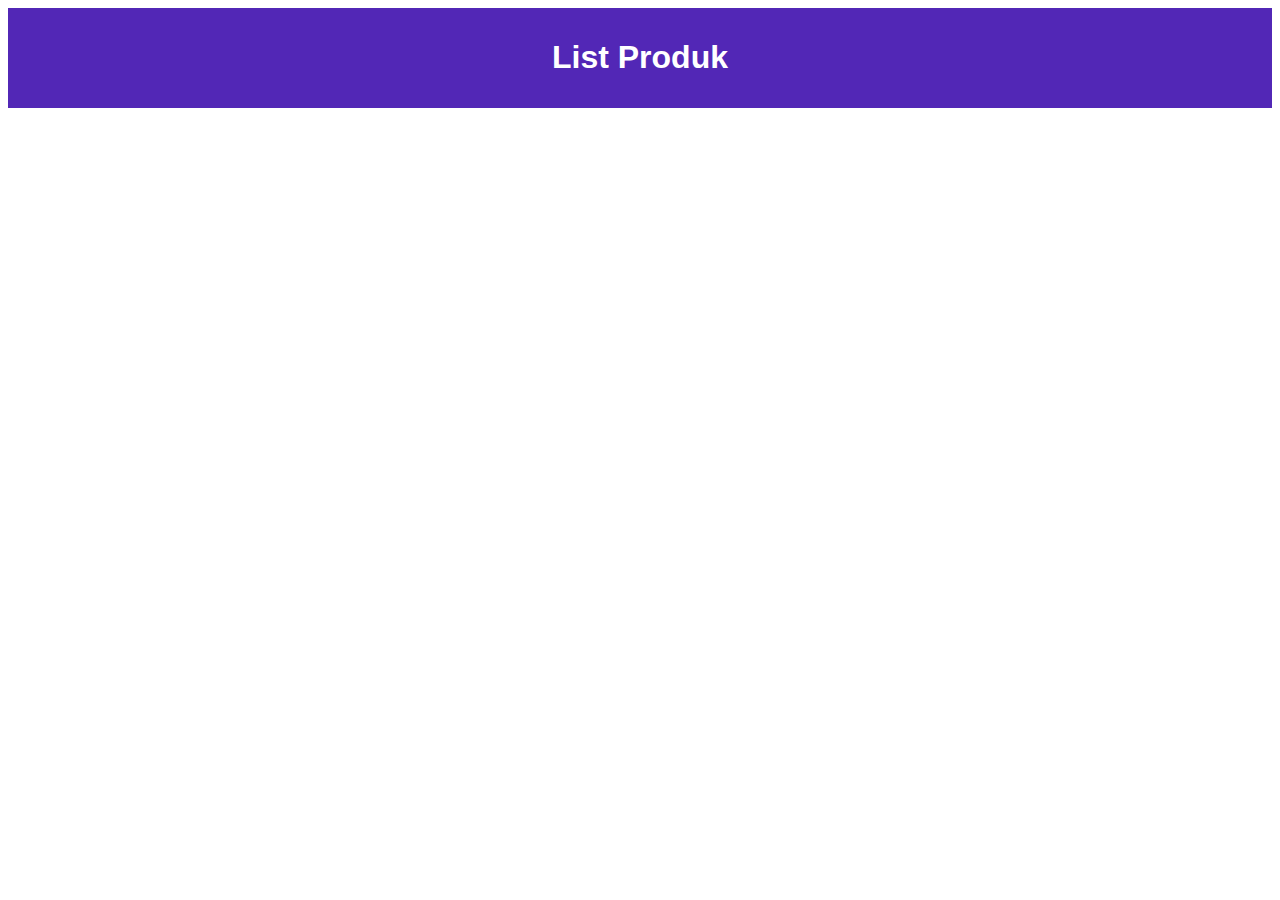
<file: jsAPI/productApi.html>
<!DOCTYPE html>
<html lang="en">
<head>
    <meta charset="UTF-8">
    <meta name="viewport" content="width=device-width, initial-scale=1.0">
    <title>List Produk</title>
    <link rel="stylesheet" href="api.css">
</head>
<body>
    <header>
        <h1>List Produk</h1>
    </header>
    <main>
        <div class="product-list">
            <!-- Product items will be displayed here -->
        </div>
    </main>
    <script src="api.js"></script>
</body>
</html>
</file>
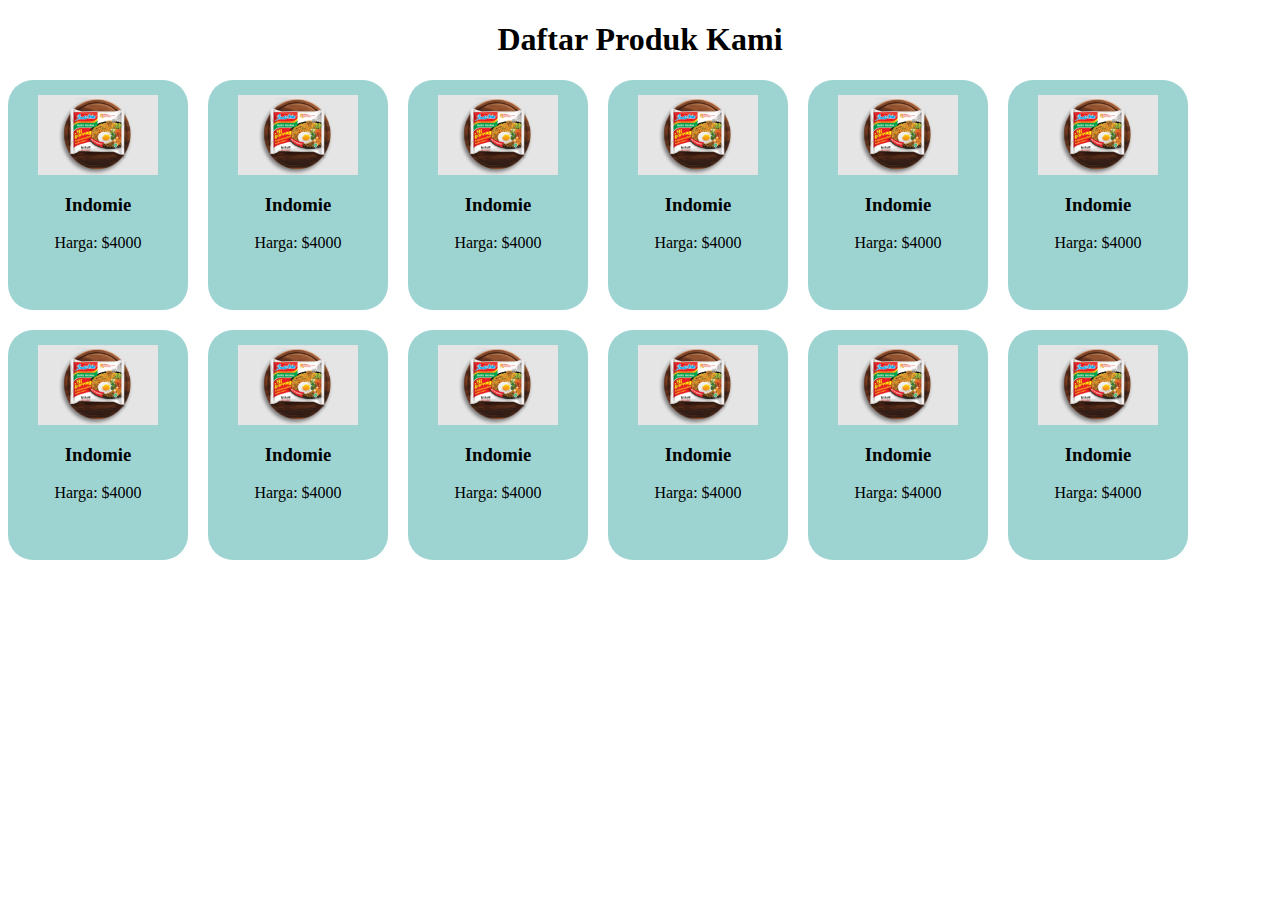
<file: jsArray/productArray.html>
<!DOCTYPE html>
<html lang="en">
<head>
    <meta charset="UTF-8">
    <meta name="viewport" content="width=device-width, initial-scale=1.0">
    <title>Daftar Produk Array</title>
    <link rel="stylesheet" href="../jsArray/style.css">
</head>
<body>
    <h1>Daftar Produk Kami</h1>
    <div class="product-list" id="productList" >
    </div>

    <script src="../jsArray/js.js"></script>
</body>
</html>
</file>
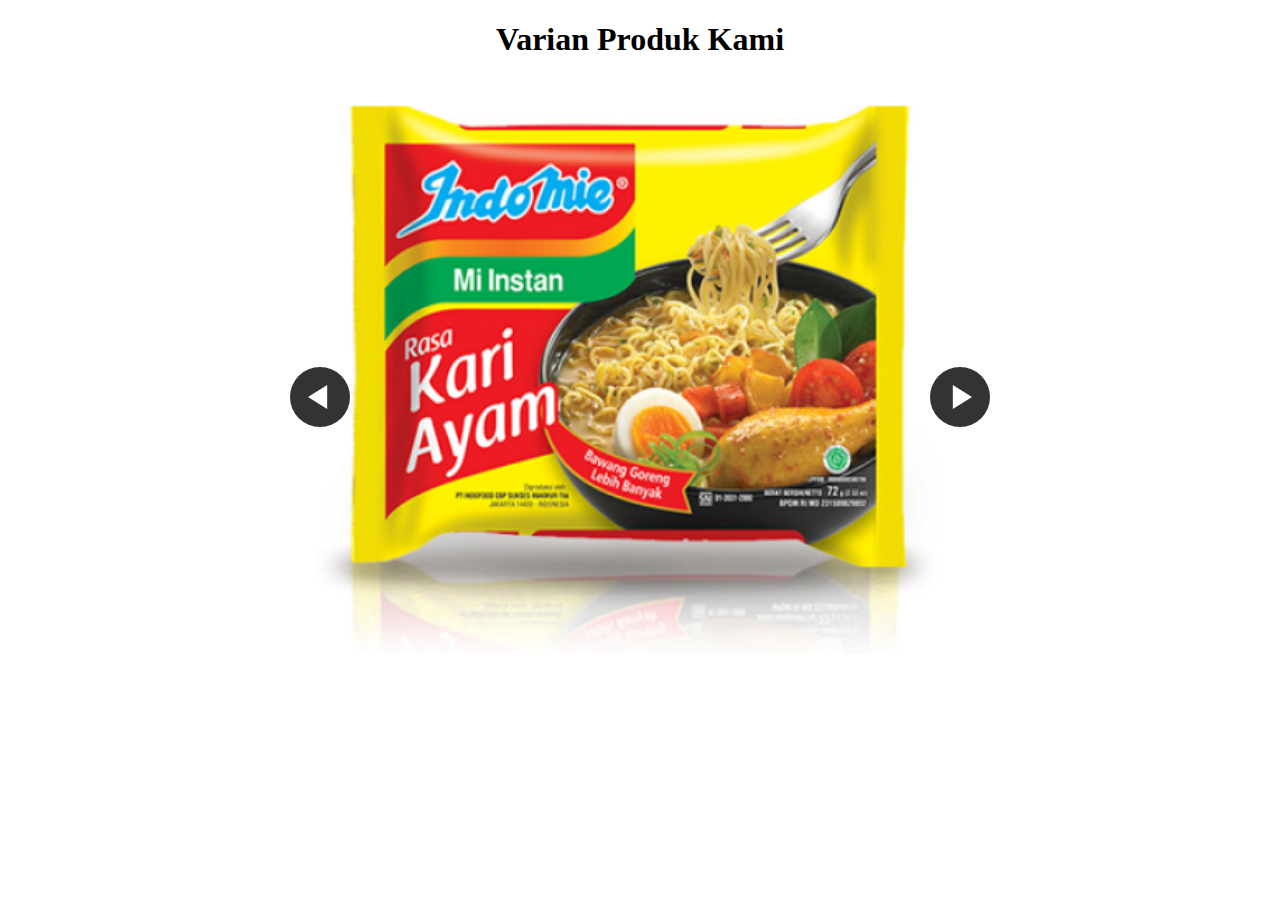
<file: jsDOM/landingDom.html>
<!DOCTYPE html>
<html lang="en">
<head>
    <meta charset="UTF-8">
    <meta name="viewport" content="width=device-width, initial-scale=1.0">
    <title>Carousel DOM</title>
    <link rel="stylesheet" href="../jsDOM/style.css">
</head>
<body>
    <h1>Varian Produk Kami</h1>
    <div class="carousel-container">
        <button id="prevBtn" class="carousel-btn"></button>
        <div class="carousel">
            <img src="gambar1.png" alt="Image 1">
            <img src="gambar2.png" alt="Image 2">
            <img src="gambar3.png" alt="Image 3">
            <img src="gambar4.png" alt="Image 4">
            <!-- Add more images here -->
        </div>
        <button id="nextBtn" class="carousel-btn"></button>
    </div>
    <script src="../jsDOM/js.js"></script>
</body>
</html>
</file>
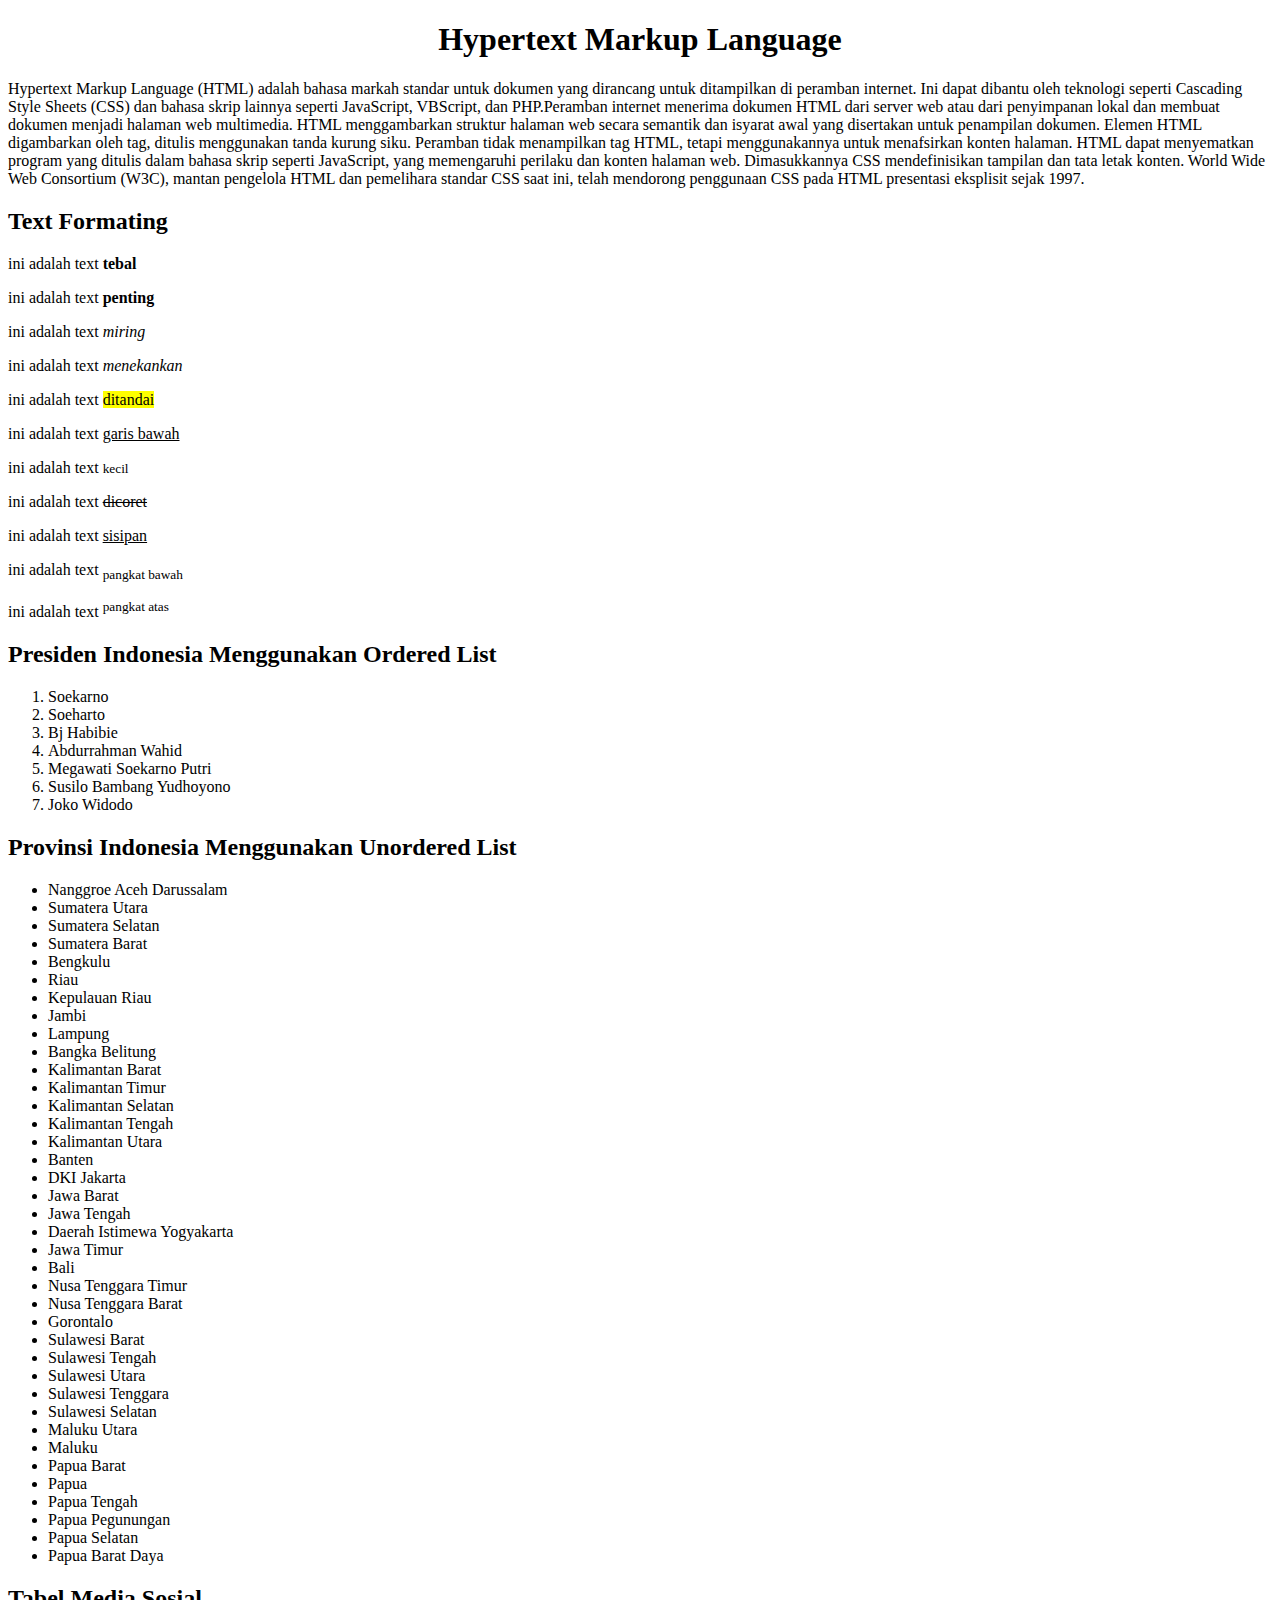
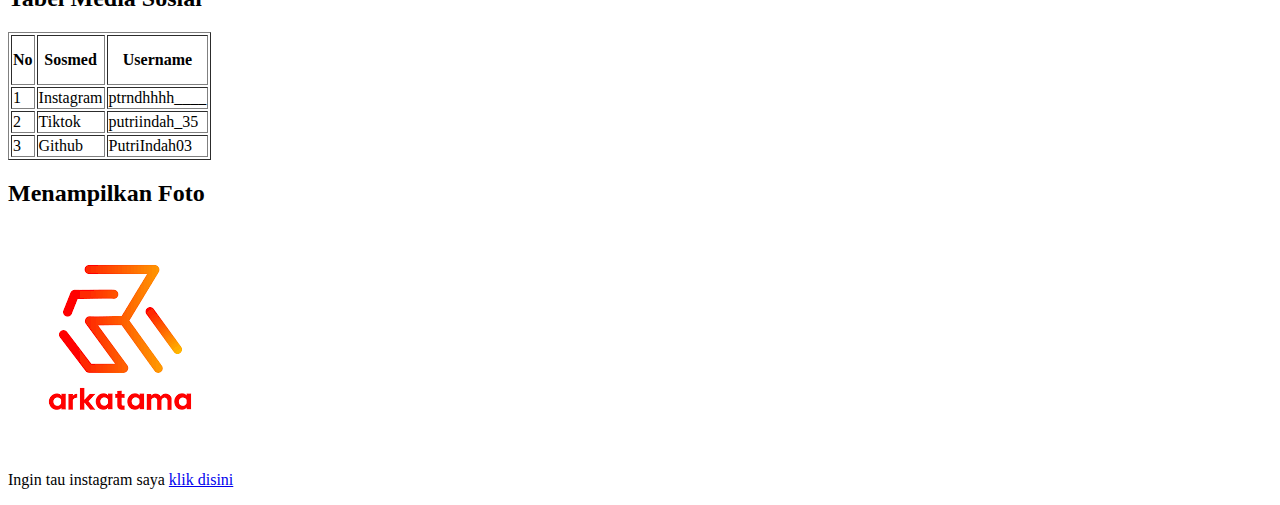
<file: pages/dasar.html>
<!DOCTYPE html>
<html lang="en">
<head>
    <meta charset="UTF-8">
    <meta name="viewport" content="width=device-width, initial-scale=1.0">
    <title>Dasar HTML</title>
    <link rel="icon" type="image/x-icon" href="../assets/image/logo.png">
</head>
<body>
    <!--heading dan paragraph-->
    <center><h1>Hypertext Markup Language</h1></center>
    <P>Hypertext Markup Language (HTML) adalah bahasa markah 
        standar untuk dokumen yang dirancang untuk ditampilkan di 
        peramban internet. Ini dapat dibantu oleh teknologi seperti 
        Cascading Style Sheets (CSS) dan bahasa skrip lainnya seperti 
        JavaScript, VBScript, dan PHP.Peramban internet menerima 
        dokumen HTML dari server web atau dari penyimpanan lokal dan 
        membuat dokumen menjadi halaman web multimedia. HTML 
        menggambarkan struktur halaman web secara semantik dan 
        isyarat awal yang disertakan untuk penampilan dokumen.
        Elemen HTML digambarkan oleh tag, ditulis menggunakan tanda 
        kurung siku. Peramban tidak menampilkan tag HTML, tetapi 
        menggunakannya untuk menafsirkan konten halaman. HTML dapat
        menyematkan program yang ditulis dalam bahasa skrip seperti 
        JavaScript, yang memengaruhi perilaku dan konten halaman web. 
        Dimasukkannya CSS mendefinisikan tampilan dan tata letak 
        konten. World Wide Web Consortium (W3C), mantan pengelola 
        HTML dan pemelihara standar CSS saat ini, telah mendorong 
        penggunaan CSS pada HTML presentasi eksplisit sejak 1997.</P>

<!--Text Formating-->
<h2>Text Formating</h2>
<p>ini adalah text <b>tebal</b></p>
<p>ini adalah text <strong>penting</strong></p>
<p>ini adalah text <i>miring</i></p>
<p>ini adalah text <em>menekankan</em></p>
<p>ini adalah text <mark>ditandai</mark></p>
<p>ini adalah text <u>garis bawah</u></p>
<p>ini adalah text <small>kecil</small></p>
<p>ini adalah text <del>dicoret</del></p>
<p>ini adalah text <ins>sisipan</ins></p>
<p>ini adalah text <sub>pangkat bawah</sub></p>
<p>ini adalah text <sup>pangkat atas</sup></p>

<!--list-->
<h2>Presiden Indonesia Menggunakan Ordered List</h2>
<ol>
    <li>Soekarno</li>
    <li>Soeharto</li>
    <li>Bj Habibie</li>
    <li>Abdurrahman Wahid</li>
    <li>Megawati Soekarno Putri</li>
    <li>Susilo Bambang Yudhoyono</li>
    <li>Joko Widodo</li>
</ol>

<h2>Provinsi Indonesia Menggunakan Unordered List</h2>
<ul>
    <li>Nanggroe Aceh Darussalam</li>
    <li>Sumatera Utara</li>
    <li>Sumatera Selatan</li>
    <li>Sumatera Barat</li>
    <li>Bengkulu</li>
    <li>Riau</li>
    <li>Kepulauan Riau</li>
    <li>Jambi</li>
    <li>Lampung</li>
    <li>Bangka Belitung</li>
    <li>Kalimantan Barat</li>
    <li>Kalimantan Timur</li>
    <li>Kalimantan Selatan</li>
    <li>Kalimantan Tengah</li>
    <li>Kalimantan Utara</li>
    <li>Banten</li>
    <li>DKI Jakarta</li>
    <li>Jawa Barat</li>
    <li>Jawa Tengah</li>
    <li>Daerah Istimewa Yogyakarta</li>
    <li>Jawa Timur</li>
    <li>Bali</li>
    <li>Nusa Tenggara Timur</li>
    <li>Nusa Tenggara Barat</li>
    <li>Gorontalo</li>
    <li>Sulawesi Barat</li>
    <li>Sulawesi Tengah</li>
    <li>Sulawesi Utara</li>
    <li>Sulawesi Tenggara</li>
    <li>Sulawesi Selatan</li>
    <li>Maluku Utara</li>
    <li>Maluku</li>
    <li>Papua Barat</li>
    <li>Papua</li>
    <li>Papua Tengah</li>
    <li>Papua Pegunungan</li>
    <li>Papua Selatan</li>
    <li>Papua Barat Daya</li>
</ul>

<!--table-->
<h2>Tabel Media Sosial</h2>
<table border="1" >
    <thead>
        <tr width="100px" height="50px">
            <th>No</th>
            <th>Sosmed</th>
            <th>Username</th>
        </tr>
    </thead>
    <tbody>
        <tr>
            <td>1</td>
            <td>Instagram</td>
            <td>ptrndhhhh____</td>
        </tr>
        <tr>
            <td>2</td>
            <td>Tiktok</td>
            <td>putriindah_35</td>
        </tr>
        <tr>
            <td>3</td>
            <td>Github</td>
            <td>PutriIndah03</td>
        </tr>
    </tbody>
</table>

<!--images-->
<h2>Menampilkan Foto</h2>
<img src="../assets/logo.png" alt="ini logo">
<p>Ingin tau instagram saya 
    <a href="https://instagram.com/ptrndhhhh______?utm_source=qr&igshid=NGExMmI2YTkyZg%3D%3D">klik disini</a></p>

</body>
</html>
</file>
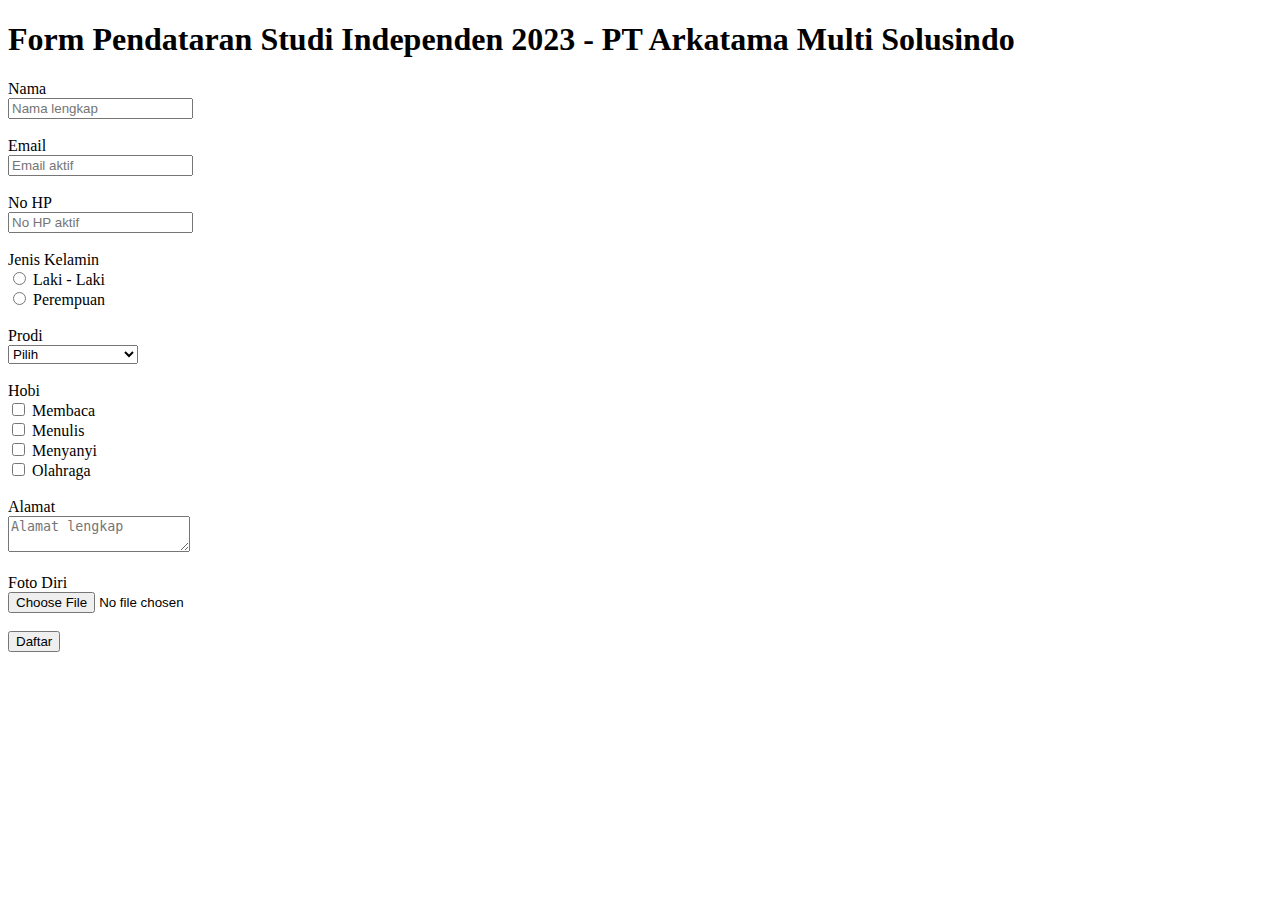
<file: pages/form.html>
<!DOCTYPE html>
<html lang="en">
<head>
    <meta charset="UTF-8">
    <meta name="viewport" content="width=device-width, initial-scale=1.0">
    <title>Belajar Form</title>
    <link rel="icon" type="image/x-icon" href="../assets/logo.png">
</head>
<body>
    <h1>Form Pendataran Studi Independen 2023 - PT Arkatama Multi Solusindo</h1>
    <form>
        <label for="nama-lengkap">Nama</label> <br>
        <input type="text" name="nama-lengkap" required placeholder="Nama lengkap"> <br><br>
        <label for="email">Email</label> <br>
        <input type="email" name="email" placeholder="Email aktif" required><br><br>
        <label for="no-hp">No HP</label><br>
        <input type="tel" name="no-hp" placeholder="No HP aktif" pattern="[0-9]{12}" required><br><br>

        Jenis Kelamin <br>
        <input type="radio" name="jenis kelamin" id="lk">
        <label for="lk">Laki - Laki</label><br>
        <input type="radio" name="jenis kelamin" id="pr">
        <label for="pr">Perempuan</label><br><br>

        <label for="prodi">Prodi</label><br>
        <select name="prodi" id="prodi">
            <option value="pilih">Pilih</option>
            <option value="TI">Teknik Informatika</option>
            <option value="TS">Teknik Sipil</option>
            <option value="TM">Teknik Mesin</option>
        </select><br><br>

        Hobi <br>
        <input type="checkbox" name="hobi" id="baca">
        <label for="baca">Membaca</label><br>
        <input type="checkbox" name="hobi" id="tulis">
        <label for="tulis">Menulis</label><br>
        <input type="checkbox" name="hobi" id="nyanyi">
        <label for="nyayi">Menyanyi</label><br>
        <input type="checkbox" name="hobi" id="olga">
        <label for="olga">Olahraga</label><br><br>

        <label for="alamat">Alamat</label><br>
        <textarea name="alamat" id="alamat" cols="20" rows="2" placeholder="Alamat lengkap"></textarea><br><br>

        <label for="foto">Foto Diri</label><br>
        <input type="file" name="foto" id="foto"><br><br>
       
        <button>Daftar</button><br>
    </form>
</body>
</html>
</file>
<file: advantages/style.css>
.baris1{
    text-align: center;
}
.kotak{
    border-radius: 25px;
    background-color:rgb(157, 212, 210);
    padding: 15px;
    width: 150px;
    height: 200px;
    display: inline-block;
}
img{
    height: 80px;
    width: 120px;
    display: block;
    margin-left: auto;
    margin-right: auto;
}
h1{
    text-align: center;
}
h3{
    text-align: center;
}
p{
    text-align: center;
}
a{
    text-align: center;
}
</file>
<file: app/plugins/daterangepicker/daterangepicker.css>
.daterangepicker {
  position: absolute;
  color: inherit;
  background-color: #fff;
  border-radius: 4px;
  border: 1px solid #ddd;
  width: 278px;
  max-width: none;
  padding: 0;
  margin-top: 7px;
  top: 100px;
  left: 20px;
  z-index: 3001;
  display: none;
  font-family: arial;
  font-size: 15px;
  line-height: 1em;
}

.daterangepicker:before, .daterangepicker:after {
  position: absolute;
  display: inline-block;
  border-bottom-color: rgba(0, 0, 0, 0.2);
  content: '';
}

.daterangepicker:before {
  top: -7px;
  border-right: 7px solid transparent;
  border-left: 7px solid transparent;
  border-bottom: 7px solid #ccc;
}

.daterangepicker:after {
  top: -6px;
  border-right: 6px solid transparent;
  border-bottom: 6px solid #fff;
  border-left: 6px solid transparent;
}

.daterangepicker.opensleft:before {
  right: 9px;
}

.daterangepicker.opensleft:after {
  right: 10px;
}

.daterangepicker.openscenter:before {
  left: 0;
  right: 0;
  width: 0;
  margin-left: auto;
  margin-right: auto;
}

.daterangepicker.openscenter:after {
  left: 0;
  right: 0;
  width: 0;
  margin-left: auto;
  margin-right: auto;
}

.daterangepicker.opensright:before {
  left: 9px;
}

.daterangepicker.opensright:after {
  left: 10px;
}

.daterangepicker.drop-up {
  margin-top: -7px;
}

.daterangepicker.drop-up:before {
  top: initial;
  bottom: -7px;
  border-bottom: initial;
  border-top: 7px solid #ccc;
}

.daterangepicker.drop-up:after {
  top: initial;
  bottom: -6px;
  border-bottom: initial;
  border-top: 6px solid #fff;
}

.daterangepicker.single .daterangepicker .ranges, .daterangepicker.single .drp-calendar {
  float: none;
}

.daterangepicker.single .drp-selected {
  display: none;
}

.daterangepicker.show-calendar .drp-calendar {
  display: block;
}

.daterangepicker.show-calendar .drp-buttons {
  display: block;
}

.daterangepicker.auto-apply .drp-buttons {
  display: none;
}

.daterangepicker .drp-calendar {
  display: none;
  max-width: 270px;
}

.daterangepicker .drp-calendar.left {
  padding: 8px 0 8px 8px;
}

.daterangepicker .drp-calendar.right {
  padding: 8px;
}

.daterangepicker .drp-calendar.single .calendar-table {
  border: none;
}

.daterangepicker .calendar-table .next span, .daterangepicker .calendar-table .prev span {
  color: #fff;
  border: solid black;
  border-width: 0 2px 2px 0;
  border-radius: 0;
  display: inline-block;
  padding: 3px;
}

.daterangepicker .calendar-table .next span {
  transform: rotate(-45deg);
  -webkit-transform: rotate(-45deg);
}

.daterangepicker .calendar-table .prev span {
  transform: rotate(135deg);
  -webkit-transform: rotate(135deg);
}

.daterangepicker .calendar-table th, .daterangepicker .calendar-table td {
  white-space: nowrap;
  text-align: center;
  vertical-align: middle;
  min-width: 32px;
  width: 32px;
  height: 24px;
  line-height: 24px;
  font-size: 12px;
  border-radius: 4px;
  border: 1px solid transparent;
  white-space: nowrap;
  cursor: pointer;
}

.daterangepicker .calendar-table {
  border: 1px solid #fff;
  border-radius: 4px;
  background-color: #fff;
}

.daterangepicker .calendar-table table {
  width: 100%;
  margin: 0;
  border-spacing: 0;
  border-collapse: collapse;
}

.daterangepicker td.available:hover, .daterangepicker th.available:hover {
  background-color: #eee;
  border-color: transparent;
  color: inherit;
}

.daterangepicker td.week, .daterangepicker th.week {
  font-size: 80%;
  color: #ccc;
}

.daterangepicker td.off, .daterangepicker td.off.in-range, .daterangepicker td.off.start-date, .daterangepicker td.off.end-date {
  background-color: #fff;
  border-color: transparent;
  color: #999;
}

.daterangepicker td.in-range {
  background-color: #ebf4f8;
  border-color: transparent;
  color: #000;
  border-radius: 0;
}

.daterangepicker td.start-date {
  border-radius: 4px 0 0 4px;
}

.daterangepicker td.end-date {
  border-radius: 0 4px 4px 0;
}

.daterangepicker td.start-date.end-date {
  border-radius: 4px;
}

.daterangepicker td.active, .daterangepicker td.active:hover {
  background-color: #357ebd;
  border-color: transparent;
  color: #fff;
}

.daterangepicker th.month {
  width: auto;
}

.daterangepicker td.disabled, .daterangepicker option.disabled {
  color: #999;
  cursor: not-allowed;
  text-decoration: line-through;
}

.daterangepicker select.monthselect, .daterangepicker select.yearselect {
  font-size: 12px;
  padding: 1px;
  height: auto;
  margin: 0;
  cursor: default;
}

.daterangepicker select.monthselect {
  margin-right: 2%;
  width: 56%;
}

.daterangepicker select.yearselect {
  width: 40%;
}

.daterangepicker select.hourselect, .daterangepicker select.minuteselect, .daterangepicker select.secondselect, .daterangepicker select.ampmselect {
  width: 50px;
  margin: 0 auto;
  background: #eee;
  border: 1px solid #eee;
  padding: 2px;
  outline: 0;
  font-size: 12px;
}

.daterangepicker .calendar-time {
  text-align: center;
  margin: 4px auto 0 auto;
  line-height: 30px;
  position: relative;
}

.daterangepicker .calendar-time select.disabled {
  color: #ccc;
  cursor: not-allowed;
}

.daterangepicker .drp-buttons {
  clear: both;
  text-align: right;
  padding: 8px;
  border-top: 1px solid #ddd;
  display: none;
  line-height: 12px;
  vertical-align: middle;
}

.daterangepicker .drp-selected {
  display: inline-block;
  font-size: 12px;
  padding-right: 8px;
}

.daterangepicker .drp-buttons .btn {
  margin-left: 8px;
  font-size: 12px;
  font-weight: bold;
  padding: 4px 8px;
}

.daterangepicker.show-ranges.single.rtl .drp-calendar.left {
  border-right: 1px solid #ddd;
}

.daterangepicker.show-ranges.single.ltr .drp-calendar.left {
  border-left: 1px solid #ddd;
}

.daterangepicker.show-ranges.rtl .drp-calendar.right {
  border-right: 1px solid #ddd;
}

.daterangepicker.show-ranges.ltr .drp-calendar.left {
  border-left: 1px solid #ddd;
}

.daterangepicker .ranges {
  float: none;
  text-align: left;
  margin: 0;
}

.daterangepicker.show-calendar .ranges {
  margin-top: 8px;
}

.daterangepicker .ranges ul {
  list-style: none;
  margin: 0 auto;
  padding: 0;
  width: 100%;
}

.daterangepicker .ranges li {
  font-size: 12px;
  padding: 8px 12px;
  cursor: pointer;
}

.daterangepicker .ranges li:hover {
  background-color: #eee;
}

.daterangepicker .ranges li.active {
  background-color: #08c;
  color: #fff;
}

/*  Larger Screen Styling */
@media (min-width: 564px) {
  .daterangepicker {
    width: auto;
  }

  .daterangepicker .ranges ul {
    width: 140px;
  }

  .daterangepicker.single .ranges ul {
    width: 100%;
  }

  .daterangepicker.single .drp-calendar.left {
    clear: none;
  }

  .daterangepicker.single .ranges, .daterangepicker.single .drp-calendar {
    float: left;
  }

  .daterangepicker {
    direction: ltr;
    text-align: left;
  }

  .daterangepicker .drp-calendar.left {
    clear: left;
    margin-right: 0;
  }

  .daterangepicker .drp-calendar.left .calendar-table {
    border-right: none;
    border-top-right-radius: 0;
    border-bottom-right-radius: 0;
  }

  .daterangepicker .drp-calendar.right {
    margin-left: 0;
  }

  .daterangepicker .drp-calendar.right .calendar-table {
    border-left: none;
    border-top-left-radius: 0;
    border-bottom-left-radius: 0;
  }

  .daterangepicker .drp-calendar.left .calendar-table {
    padding-right: 8px;
  }

  .daterangepicker .ranges, .daterangepicker .drp-calendar {
    float: left;
  }
}

@media (min-width: 730px) {
  .daterangepicker .ranges {
    width: auto;
  }

  .daterangepicker .ranges {
    float: left;
  }

  .daterangepicker.rtl .ranges {
    float: right;
  }

  .daterangepicker .drp-calendar.left {
    clear: none !important;
  }
}
</file>
<file: css dasar/style.css>
body {
    display: flex;
    justify-content: center;
    align-items: center;
    height: 100vh;

}
.form-container {
    display: flex;
    box-shadow: 0 0 10px rgba(0, 0, 0, 2);
    border-radius: 10px;
    padding: 40px 30px 40px ;
}

.video-container {
    flex: 1;
    background-color: transparent;
    display: flex;
    align-items: center;
    justify-content: center;
    margin-left:30px ;
}

.video-frame {
    max-height: 1280;
    height: 100%;
    max-width: 720;
    width: 100%;
    border-radius: 10px;
}
img{
    height: 30px;
    width: 120px;
}
h1{
    color: blue;
}
h3{
    background-color: aqua;
}
button{
    background-color: aqua;
    width: 260px;
    height: 30px;
    border-radius: 8px;
}
input{
    width: 250px;
    height: 20px;
    border-radius: 8px;
}
</file>
<file: jsAPI/api.css>
body {
    font-family: Arial, sans-serif;
}

header {
    background-color: #5227b6;
    color: rgb(255, 255, 255);
    text-align: center;
    padding: 10px;
}

.product-list {
    display: flex;
    flex-wrap: wrap;
    justify-content: space-around;
    padding: 20px;
}

.product-card {
    width: 200px;
    margin: 10px;
    border: 1px solid #585151;
    padding: 10px;
    text-align: center;
}

.product-image {
    max-width: 50%;
    height: auto;
}

.product-price {
    color: #007bff;
    font-weight: bold;
}
</file>
<file: jsArray/style.css>
.product-list {
    flex-wrap: wrap;
    gap: 20px;
    text-align: center;
    display: flex;
}

/* Style each product item */
.product-item {
    border-radius: 25px;
    background-color:rgb(157, 212, 210);
    padding: 15px;
    width: 150px;
    height: 200px;

}

/* Style product image */
.product-image {
    height: 80px;
    width: 120px;
    display: block;
    margin-left: auto;
    margin-right: auto;
}
h1{
    text-align: center;
}
</file>
<file: jsDOM/style.css>
.carousel-container {
    overflow: hidden;
    align-items: center;
    justify-content: center;
    max-width: 700px;
    margin: 0 auto;
    position: relative;
   
}

.carousel {
    display: flex;
}

.carousel img {
    counter-increment: item;
    flex: 0 0 100%;
     width: 100%;
}

.carousel-btn {
    position: absolute;
    top: 50%;
    padding: 30px;
    background-color: #333;
    color: #fff;
    border: none;
    border-radius: 50px;
    background-size: 1.5rem 1.5rem;
    background-repeat: no-repeat;
    background-position: center center;
    
}

#prevBtn {
    left: 0;
    background-image: url("data:image/svg+xml,%3Csvg viewBox='0 0 100 100' xmlns='http://www.w3.org/2000/svg'%3E%3Cpolygon points='0,50 80,100 80,0' fill='%23fff'/%3E%3C/svg%3E");
    
}

#nextBtn {
    right: 0;
    background-image: url("data:image/svg+xml,%3Csvg viewBox='0 0 100 100' xmlns='http://www.w3.org/2000/svg'%3E%3Cpolygon points='100,50 20,100 20,0' fill='%23fff'/%3E%3C/svg%3E");
}
h1{
    text-align: center;
}
</file>
<file: app/plugins/jqvmap/jqvmap.min.css>
.jqvmap-label,.jqvmap-pin{pointer-events:none}.jqvmap-label{position:absolute;display:none;-webkit-border-radius:3px;-moz-border-radius:3px;border-radius:3px;background:#292929;color:#fff;font-family:sans-serif,Verdana;font-size:smaller;padding:3px}.jqvmap-zoomin,.jqvmap-zoomout{position:absolute;left:10px;-webkit-border-radius:3px;-moz-border-radius:3px;border-radius:3px;background:#000;padding:3px;color:#fff;width:10px;height:10px;cursor:pointer;line-height:10px;text-align:center}.jqvmap-zoomin{top:10px}.jqvmap-zoomout{top:30px}.jqvmap-region{cursor:pointer}.jqvmap-ajax_response{width:100%;height:500px}
</file>
<file: app/plugins/overlayScrollbars/css/OverlayScrollbars.min.css>
/*!
 * OverlayScrollbars
 * https://github.com/KingSora/OverlayScrollbars
 *
 * Version: 1.13.0
 *
 * Copyright KingSora | Rene Haas.
 * https://github.com/KingSora
 *
 * Released under the MIT license.
 * Date: 02.08.2020
 */
html.os-html,html.os-html>.os-host{display:block;overflow:hidden;box-sizing:border-box;height:100%!important;width:100%!important;min-width:100%!important;min-height:100%!important;margin:0!important;position:absolute!important}html.os-html>.os-host>.os-padding{position:absolute}body.os-dragging,body.os-dragging *{cursor:default}.os-host,.os-host-textarea{position:relative;overflow:visible!important;-webkit-box-orient:vertical;-webkit-box-direction:normal;-ms-flex-direction:column;flex-direction:column;-ms-flex-wrap:nowrap;flex-wrap:nowrap;-webkit-box-pack:start;-ms-flex-pack:start;justify-content:flex-start;-ms-flex-line-pack:start;align-content:flex-start;-webkit-box-align:start;-ms-flex-align:start;-ms-grid-row-align:flex-start;align-items:flex-start}.os-host-flexbox{overflow:hidden!important;display:-webkit-box;display:-ms-flexbox;display:flex}.os-host-flexbox>.os-size-auto-observer{height:inherit!important}.os-host-flexbox>.os-content-glue{-webkit-box-flex:1;-ms-flex-positive:1;flex-grow:1;-ms-flex-negative:0;flex-shrink:0}.os-host-flexbox>.os-size-auto-observer,.os-host-flexbox>.os-content-glue{min-height:0;min-width:0;-webkit-box-flex:0;-ms-flex-positive:0;flex-grow:0;-ms-flex-negative:1;flex-shrink:1;-ms-flex-preferred-size:auto;flex-basis:auto}#os-dummy-scrollbar-size{position:fixed;opacity:0;-ms-filter:'progid:DXImageTransform.Microsoft.Alpha(Opacity=0)';visibility:hidden;overflow:scroll;height:500px;width:500px}#os-dummy-scrollbar-size>div{width:200%;height:200%;margin:10px 0}#os-dummy-scrollbar-size:before,#os-dummy-scrollbar-size:after,.os-content:before,.os-content:after{content:'';display:table;width:.01px;height:.01px;line-height:0;font-size:0;flex-grow:0;flex-shrink:0;visibility:hidden}#os-dummy-scrollbar-size,.os-viewport{-ms-overflow-style:scrollbar!important}.os-viewport-native-scrollbars-invisible#os-dummy-scrollbar-size,.os-viewport-native-scrollbars-invisible.os-viewport{scrollbar-width:none!important}.os-viewport-native-scrollbars-invisible#os-dummy-scrollbar-size::-webkit-scrollbar,.os-viewport-native-scrollbars-invisible.os-viewport::-webkit-scrollbar,.os-viewport-native-scrollbars-invisible#os-dummy-scrollbar-size::-webkit-scrollbar-corner,.os-viewport-native-scrollbars-invisible.os-viewport::-webkit-scrollbar-corner{display:none!important;width:0!important;height:0!important;visibility:hidden!important;background:0 0!important}.os-content-glue{box-sizing:inherit;max-height:100%;max-width:100%;width:100%;pointer-events:none}.os-padding{box-sizing:inherit;direction:inherit;position:absolute;overflow:visible;padding:0;margin:0;left:0;top:0;bottom:0;right:0;width:auto!important;height:auto!important;z-index:0}.os-host-overflow>.os-padding{overflow:hidden}.os-viewport{direction:inherit!important;box-sizing:inherit!important;resize:none!important;outline:0!important;position:absolute;overflow:hidden;top:0;left:0;bottom:0;right:0;padding:0;margin:0;-webkit-overflow-scrolling:touch}.os-content-arrange{position:absolute;z-index:-1;min-height:1px;min-width:1px;pointer-events:none}.os-content{direction:inherit;box-sizing:border-box!important;position:relative;display:block;height:100%;width:100%;height:100%;width:100%;visibility:visible}.os-content>.os-textarea{box-sizing:border-box!important;direction:inherit!important;background:0 0!important;outline:0 transparent!important;overflow:hidden!important;position:absolute!important;display:block!important;top:0!important;left:0!important;margin:0!important;border-radius:0!important;float:none!important;-webkit-filter:none!important;filter:none!important;border:0!important;resize:none!important;-webkit-transform:none!important;transform:none!important;max-width:none!important;max-height:none!important;box-shadow:none!important;-webkit-perspective:none!important;perspective:none!important;opacity:1!important;z-index:1!important;clip:auto!important;vertical-align:baseline!important;padding:0}.os-host-rtl>.os-padding>.os-viewport>.os-content>.os-textarea{right:0!important}.os-content>.os-textarea-cover{z-index:-1;pointer-events:none}.os-content>.os-textarea[wrap=off]{white-space:pre!important;margin:0!important}.os-text-inherit{font-family:inherit;font-size:inherit;font-weight:inherit;font-style:inherit;font-variant:inherit;text-transform:inherit;text-decoration:inherit;text-indent:inherit;text-align:inherit;text-shadow:inherit;text-overflow:inherit;letter-spacing:inherit;word-spacing:inherit;line-height:inherit;unicode-bidi:inherit;direction:inherit;color:inherit;cursor:text}.os-resize-observer,.os-resize-observer-host{box-sizing:inherit;display:block;visibility:hidden;position:absolute;top:0;left:0;height:100%;width:100%;overflow:hidden;pointer-events:none;z-index:-1}.os-resize-observer-host{padding:inherit;border:inherit;border-color:transparent;border-style:solid;box-sizing:border-box}.os-resize-observer-host.observed{display:flex;flex-direction:column;justify-content:flex-start;align-items:flex-start}.os-resize-observer-host>.os-resize-observer,.os-resize-observer-host.observed>.os-resize-observer{height:200%;width:200%;padding:inherit;border:inherit;margin:0;display:block;box-sizing:content-box}.os-resize-observer-host.observed>.os-resize-observer,.os-resize-observer-host.observed>.os-resize-observer:before{display:flex;position:relative;flex-grow:1;flex-shrink:0;flex-basis:auto;box-sizing:border-box}.os-resize-observer-host.observed>.os-resize-observer:before{content:'';box-sizing:content-box;padding:inherit;border:inherit;margin:0}.os-size-auto-observer{box-sizing:inherit!important;height:100%;width:inherit;max-width:1px;position:relative;float:left;max-height:1px;overflow:hidden;z-index:-1;padding:0;margin:0;pointer-events:none;-webkit-box-flex:inherit;-ms-flex-positive:inherit;flex-grow:inherit;-ms-flex-negative:0;flex-shrink:0;-ms-flex-preferred-size:0;flex-basis:0}.os-size-auto-observer>.os-resize-observer{width:1000%;height:1000%;min-height:1px;min-width:1px}.os-resize-observer-item{position:absolute;top:0;right:0;bottom:0;left:0;overflow:hidden;z-index:-1;opacity:0;direction:ltr!important;-webkit-box-flex:0!important;-ms-flex:none!important;flex:none!important}.os-resize-observer-item-final{position:absolute;left:0;top:0;-webkit-transition:none!important;transition:none!important;-webkit-box-flex:0!important;-ms-flex:none!important;flex:none!important}.os-resize-observer{-webkit-animation-duration:.001s;animation-duration:.001s;-webkit-animation-name:os-resize-observer-dummy-animation;animation-name:os-resize-observer-dummy-animation}object.os-resize-observer{box-sizing:border-box!important}@-webkit-keyframes os-resize-observer-dummy-animation{0%{z-index:0}to{z-index:-1}}@keyframes os-resize-observer-dummy-animation{0%{z-index:0}to{z-index:-1}}.os-host-transition>.os-scrollbar,.os-host-transition>.os-scrollbar-corner{-webkit-transition:opacity .3s,visibility .3s,top .3s,right .3s,bottom .3s,left .3s;transition:opacity .3s,visibility .3s,top .3s,right .3s,bottom .3s,left .3s}html.os-html>.os-host>.os-scrollbar{position:absolute;z-index:999999}.os-scrollbar,.os-scrollbar-corner{position:absolute;opacity:1;-ms-filter:'progid:DXImageTransform.Microsoft.Alpha(Opacity=100)';z-index:1}.os-scrollbar-corner{bottom:0;right:0}.os-scrollbar{pointer-events:none}.os-scrollbar-track{pointer-events:auto;position:relative;height:100%;width:100%;padding:0!important;border:0!important}.os-scrollbar-handle{pointer-events:auto;position:absolute;width:100%;height:100%}.os-scrollbar-handle-off,.os-scrollbar-track-off{pointer-events:none}.os-scrollbar.os-scrollbar-unusable,.os-scrollbar.os-scrollbar-unusable *{pointer-events:none!important}.os-scrollbar.os-scrollbar-unusable .os-scrollbar-handle{opacity:0!important}.os-scrollbar-horizontal{bottom:0;left:0}.os-scrollbar-vertical{top:0;right:0}.os-host-rtl>.os-scrollbar-horizontal{right:0}.os-host-rtl>.os-scrollbar-vertical{right:auto;left:0}.os-host-rtl>.os-scrollbar-corner{right:auto;left:0}.os-scrollbar-auto-hidden,.os-padding+.os-scrollbar-corner,.os-host-resize-disabled.os-host-scrollbar-horizontal-hidden>.os-scrollbar-corner,.os-host-scrollbar-horizontal-hidden>.os-scrollbar-horizontal,.os-host-resize-disabled.os-host-scrollbar-vertical-hidden>.os-scrollbar-corner,.os-host-scrollbar-vertical-hidden>.os-scrollbar-vertical,.os-scrollbar-horizontal.os-scrollbar-auto-hidden+.os-scrollbar-vertical+.os-scrollbar-corner,.os-scrollbar-horizontal+.os-scrollbar-vertical.os-scrollbar-auto-hidden+.os-scrollbar-corner,.os-scrollbar-horizontal.os-scrollbar-auto-hidden+.os-scrollbar-vertical.os-scrollbar-auto-hidden+.os-scrollbar-corner{opacity:0;visibility:hidden;pointer-events:none}.os-scrollbar-corner-resize-both{cursor:nwse-resize}.os-host-rtl>.os-scrollbar-corner-resize-both{cursor:nesw-resize}.os-scrollbar-corner-resize-horizontal{cursor:ew-resize}.os-scrollbar-corner-resize-vertical{cursor:ns-resize}.os-dragging .os-scrollbar-corner.os-scrollbar-corner-resize{cursor:default}.os-host-resize-disabled.os-host-scrollbar-horizontal-hidden>.os-scrollbar-vertical{top:0;bottom:0}.os-host-resize-disabled.os-host-scrollbar-vertical-hidden>.os-scrollbar-horizontal,.os-host-rtl.os-host-resize-disabled.os-host-scrollbar-vertical-hidden>.os-scrollbar-horizontal{right:0;left:0}.os-scrollbar:hover,.os-scrollbar-corner.os-scrollbar-corner-resize{opacity:1!important;visibility:visible!important}.os-scrollbar-corner.os-scrollbar-corner-resize{background-image:url([data-uri]);background-repeat:no-repeat;background-position:100% 100%;pointer-events:auto!important}.os-host-rtl>.os-scrollbar-corner.os-scrollbar-corner-resize{-webkit-transform:scale(-1,1);transform:scale(-1,1)}.os-host-overflow{overflow:hidden!important}.os-theme-none>.os-scrollbar-horizontal,.os-theme-none>.os-scrollbar-vertical,.os-theme-none>.os-scrollbar-corner{display:none!important}.os-theme-none>.os-scrollbar-corner-resize{display:block!important;min-width:10px;min-height:10px}.os-theme-dark>.os-scrollbar-horizontal,.os-theme-light>.os-scrollbar-horizontal{right:10px;height:10px}.os-theme-dark>.os-scrollbar-vertical,.os-theme-light>.os-scrollbar-vertical{bottom:10px;width:10px}.os-theme-dark.os-host-rtl>.os-scrollbar-horizontal,.os-theme-light.os-host-rtl>.os-scrollbar-horizontal{left:10px;right:0}.os-theme-dark>.os-scrollbar-corner,.os-theme-light>.os-scrollbar-corner{height:10px;width:10px}.os-theme-dark>.os-scrollbar-corner,.os-theme-light>.os-scrollbar-corner{background-color:transparent}.os-theme-dark>.os-scrollbar,.os-theme-light>.os-scrollbar{padding:2px;box-sizing:border-box;background:0 0}.os-theme-dark>.os-scrollbar.os-scrollbar-unusable,.os-theme-light>.os-scrollbar.os-scrollbar-unusable{background:0 0}.os-theme-dark>.os-scrollbar>.os-scrollbar-track,.os-theme-light>.os-scrollbar>.os-scrollbar-track{background:0 0}.os-theme-dark>.os-scrollbar-horizontal>.os-scrollbar-track>.os-scrollbar-handle,.os-theme-light>.os-scrollbar-horizontal>.os-scrollbar-track>.os-scrollbar-handle{min-width:30px}.os-theme-dark>.os-scrollbar-vertical>.os-scrollbar-track>.os-scrollbar-handle,.os-theme-light>.os-scrollbar-vertical>.os-scrollbar-track>.os-scrollbar-handle{min-height:30px}.os-theme-dark.os-host-transition>.os-scrollbar>.os-scrollbar-track>.os-scrollbar-handle,.os-theme-light.os-host-transition>.os-scrollbar>.os-scrollbar-track>.os-scrollbar-handle{-webkit-transition:background-color .3s;transition:background-color .3s}.os-theme-dark>.os-scrollbar>.os-scrollbar-track>.os-scrollbar-handle,.os-theme-light>.os-scrollbar>.os-scrollbar-track>.os-scrollbar-handle,.os-theme-dark>.os-scrollbar>.os-scrollbar-track,.os-theme-light>.os-scrollbar>.os-scrollbar-track{border-radius:10px}.os-theme-dark>.os-scrollbar>.os-scrollbar-track>.os-scrollbar-handle{background:rgba(0,0,0,.4)}.os-theme-light>.os-scrollbar>.os-scrollbar-track>.os-scrollbar-handle{background:rgba(255,255,255,.4)}.os-theme-dark>.os-scrollbar:hover>.os-scrollbar-track>.os-scrollbar-handle{background:rgba(0,0,0,.55)}.os-theme-light>.os-scrollbar:hover>.os-scrollbar-track>.os-scrollbar-handle{background:rgba(255,255,255,.55)}.os-theme-dark>.os-scrollbar>.os-scrollbar-track>.os-scrollbar-handle.active{background:rgba(0,0,0,.7)}.os-theme-light>.os-scrollbar>.os-scrollbar-track>.os-scrollbar-handle.active{background:rgba(255,255,255,.7)}.os-theme-dark>.os-scrollbar-horizontal .os-scrollbar-handle:before,.os-theme-dark>.os-scrollbar-vertical .os-scrollbar-handle:before,.os-theme-light>.os-scrollbar-horizontal .os-scrollbar-handle:before,.os-theme-light>.os-scrollbar-vertical .os-scrollbar-handle:before{content:'';position:absolute;left:0;right:0;top:0;bottom:0;display:block}.os-theme-dark.os-host-scrollbar-horizontal-hidden>.os-scrollbar-horizontal .os-scrollbar-handle:before,.os-theme-dark.os-host-scrollbar-vertical-hidden>.os-scrollbar-vertical .os-scrollbar-handle:before,.os-theme-light.os-host-scrollbar-horizontal-hidden>.os-scrollbar-horizontal .os-scrollbar-handle:before,.os-theme-light.os-host-scrollbar-vertical-hidden>.os-scrollbar-vertical .os-scrollbar-handle:before{display:none}.os-theme-dark>.os-scrollbar-horizontal .os-scrollbar-handle:before,.os-theme-light>.os-scrollbar-horizontal .os-scrollbar-handle:before{top:-6px;bottom:-2px}.os-theme-dark>.os-scrollbar-vertical .os-scrollbar-handle:before,.os-theme-light>.os-scrollbar-vertical .os-scrollbar-handle:before{left:-6px;right:-2px}.os-host-rtl.os-theme-dark>.os-scrollbar-vertical .os-scrollbar-handle:before,.os-host-rtl.os-theme-light>.os-scrollbar-vertical .os-scrollbar-handle:before{right:-6px;left:-2px}
</file>
<file: app/plugins/summernote/summernote-bs4.min.css>
@font-face{font-display:auto;font-family:summernote;font-style:normal;font-weight:400;src:url(font/summernote.eot?#iefix) format("embedded-opentype"),url(font/summernote.woff2) format("woff2"),url(font/summernote.woff) format("woff"),url(font/summernote.ttf) format("truetype")}[class*=" note-icon"]:before,[class^=note-icon]:before{text-rendering:auto;-moz-osx-font-smoothing:grayscale;-webkit-font-smoothing:antialiased;speak:none;display:inline-block;font-family:summernote;font-size:inherit;font-style:normal;text-decoration:inherit;text-transform:none;vertical-align:middle}.note-icon-fw{text-align:center;width:1.25em}.note-icon-border{border:.08em solid #eee;border-radius:.1em;padding:.2em .25em .15em}.note-icon-pull-left{float:left}.note-icon-pull-right{float:right}.note-icon.note-icon-pull-left{margin-right:.3em}.note-icon.note-icon-pull-right{margin-left:.3em}.note-icon-align:before{content:"\ea01"}.note-icon-align-center:before{content:"\ea02"}.note-icon-align-indent:before{content:"\ea03"}.note-icon-align-justify:before{content:"\ea04"}.note-icon-align-left:before{content:"\ea05"}.note-icon-align-outdent:before{content:"\ea06"}.note-icon-align-right:before{content:"\ea07"}.note-icon-arrow-circle-down:before{content:"\ea08"}.note-icon-arrow-circle-left:before{content:"\ea09"}.note-icon-arrow-circle-right:before{content:"\ea0a"}.note-icon-arrow-circle-up:before{content:"\ea0b"}.note-icon-arrows-alt:before{content:"\ea0c"}.note-icon-arrows-h:before{content:"\ea0d"}.note-icon-arrows-v:before{content:"\ea0e"}.note-icon-bold:before{content:"\ea0f"}.note-icon-caret:before{content:"\ea10"}.note-icon-chain-broken:before{content:"\ea11"}.note-icon-circle:before{content:"\ea12"}.note-icon-close:before{content:"\ea13"}.note-icon-code:before{content:"\ea14"}.note-icon-col-after:before{content:"\ea15"}.note-icon-col-before:before{content:"\ea16"}.note-icon-col-remove:before{content:"\ea17"}.note-icon-eraser:before{content:"\ea18"}.note-icon-float-left:before{content:"\ea19"}.note-icon-float-none:before{content:"\ea1a"}.note-icon-float-right:before{content:"\ea1b"}.note-icon-font:before{content:"\ea1c"}.note-icon-frame:before{content:"\ea1d"}.note-icon-italic:before{content:"\ea1e"}.note-icon-link:before{content:"\ea1f"}.note-icon-magic:before{content:"\ea20"}.note-icon-menu-check:before{content:"\ea21"}.note-icon-minus:before{content:"\ea22"}.note-icon-orderedlist:before{content:"\ea23"}.note-icon-pencil:before{content:"\ea24"}.note-icon-picture:before{content:"\ea25"}.note-icon-question:before{content:"\ea26"}.note-icon-redo:before{content:"\ea27"}.note-icon-rollback:before{content:"\ea28"}.note-icon-row-above:before{content:"\ea29"}.note-icon-row-below:before{content:"\ea2a"}.note-icon-row-remove:before{content:"\ea2b"}.note-icon-special-character:before{content:"\ea2c"}.note-icon-square:before{content:"\ea2d"}.note-icon-strikethrough:before{content:"\ea2e"}.note-icon-subscript:before{content:"\ea2f"}.note-icon-summernote:before{content:"\ea30"}.note-icon-superscript:before{content:"\ea31"}.note-icon-table:before{content:"\ea32"}.note-icon-text-height:before{content:"\ea33"}.note-icon-trash:before{content:"\ea34"}.note-icon-underline:before{content:"\ea35"}.note-icon-undo:before{content:"\ea36"}.note-icon-unorderedlist:before{content:"\ea37"}.note-icon-video:before{content:"\ea38"}.note-editor{position:relative}.note-editor .note-dropzone{background-color:#fff;color:#87cefa;display:none;opacity:.95;position:absolute;z-index:100}.note-editor .note-dropzone .note-dropzone-message{display:table-cell;font-size:28px;font-weight:700;text-align:center;vertical-align:middle}.note-editor .note-dropzone.hover{color:#098ddf}.note-editor.dragover .note-dropzone{display:table}.note-editor .note-editing-area{position:relative}.note-editor .note-editing-area .note-editable{outline:none}.note-editor .note-editing-area .note-editable sup{vertical-align:super}.note-editor .note-editing-area .note-editable sub{vertical-align:sub}.note-editor .note-editing-area .note-editable img.note-float-left{margin-right:10px}.note-editor .note-editing-area .note-editable img.note-float-right{margin-left:10px}.note-editor.note-airframe,.note-editor.note-frame{border:1px solid #00000032}.note-editor.note-airframe.codeview .note-editing-area .note-editable,.note-editor.note-frame.codeview .note-editing-area .note-editable{display:none}.note-editor.note-airframe.codeview .note-editing-area .note-codable,.note-editor.note-frame.codeview .note-editing-area .note-codable{display:block}.note-editor.note-airframe .note-editing-area,.note-editor.note-frame .note-editing-area{overflow:hidden}.note-editor.note-airframe .note-editing-area .note-editable,.note-editor.note-frame .note-editing-area .note-editable{word-wrap:break-word;overflow:auto;padding:10px}.note-editor.note-airframe .note-editing-area .note-editable[contenteditable=false],.note-editor.note-frame .note-editing-area .note-editable[contenteditable=false]{background-color:#8080801d}.note-editor.note-airframe .note-editing-area .note-codable,.note-editor.note-frame .note-editing-area .note-codable{background-color:#222;border:none;border-radius:0;box-shadow:none;-ms-box-sizing:border-box;box-sizing:border-box;color:#ccc;display:none;font-family:Menlo,Monaco,monospace,sans-serif;font-size:14px;margin-bottom:0;outline:none;padding:10px;resize:none;width:100%}.note-editor.note-airframe.fullscreen,.note-editor.note-frame.fullscreen{left:0;position:fixed;top:0;width:100%!important;z-index:1050}.note-editor.note-airframe.fullscreen .note-resizebar,.note-editor.note-frame.fullscreen .note-resizebar{display:none}.note-editor.note-airframe .note-status-output,.note-editor.note-frame .note-status-output{border:0;border-top:1px solid #e2e2e2;color:#000;display:block;font-size:14px;height:20px;line-height:1.42857143;margin-bottom:0;width:100%}.note-editor.note-airframe .note-status-output:empty,.note-editor.note-frame .note-status-output:empty{border-top:0 solid transparent;height:0}.note-editor.note-airframe .note-status-output .pull-right,.note-editor.note-frame .note-status-output .pull-right{float:right!important}.note-editor.note-airframe .note-status-output .text-muted,.note-editor.note-frame .note-status-output .text-muted{color:#777}.note-editor.note-airframe .note-status-output .text-primary,.note-editor.note-frame .note-status-output .text-primary{color:#286090}.note-editor.note-airframe .note-status-output .text-success,.note-editor.note-frame .note-status-output .text-success{color:#3c763d}.note-editor.note-airframe .note-status-output .text-info,.note-editor.note-frame .note-status-output .text-info{color:#31708f}.note-editor.note-airframe .note-status-output .text-warning,.note-editor.note-frame .note-status-output .text-warning{color:#8a6d3b}.note-editor.note-airframe .note-status-output .text-danger,.note-editor.note-frame .note-status-output .text-danger{color:#a94442}.note-editor.note-airframe .note-status-output .alert,.note-editor.note-frame .note-status-output .alert{background-color:#f5f5f5;border-radius:0;color:#000;margin:-7px 0 0;padding:7px 10px 2px}.note-editor.note-airframe .note-status-output .alert .note-icon,.note-editor.note-frame .note-status-output .alert .note-icon{margin-right:5px}.note-editor.note-airframe .note-status-output .alert-success,.note-editor.note-frame .note-status-output .alert-success{background-color:#dff0d8!important;color:#3c763d!important}.note-editor.note-airframe .note-status-output .alert-info,.note-editor.note-frame .note-status-output .alert-info{background-color:#d9edf7!important;color:#31708f!important}.note-editor.note-airframe .note-status-output .alert-warning,.note-editor.note-frame .note-status-output .alert-warning{background-color:#fcf8e3!important;color:#8a6d3b!important}.note-editor.note-airframe .note-status-output .alert-danger,.note-editor.note-frame .note-status-output .alert-danger{background-color:#f2dede!important;color:#a94442!important}.note-editor.note-airframe .note-statusbar,.note-editor.note-frame .note-statusbar{background-color:#8080801d;border-bottom-left-radius:4px;border-bottom-right-radius:4px;border-top:1px solid #00000032}.note-editor.note-airframe .note-statusbar .note-resizebar,.note-editor.note-frame .note-statusbar .note-resizebar{cursor:ns-resize;height:9px;padding-top:1px;width:100%}.note-editor.note-airframe .note-statusbar .note-resizebar .note-icon-bar,.note-editor.note-frame .note-statusbar .note-resizebar .note-icon-bar{border-top:1px solid #00000032;margin:1px auto;width:20px}.note-editor.note-airframe .note-statusbar.locked .note-resizebar,.note-editor.note-frame .note-statusbar.locked .note-resizebar{cursor:default}.note-editor.note-airframe .note-statusbar.locked .note-resizebar .note-icon-bar,.note-editor.note-frame .note-statusbar.locked .note-resizebar .note-icon-bar{display:none}.note-editor.note-airframe .note-placeholder,.note-editor.note-frame .note-placeholder{padding:10px}.note-editor.note-airframe{border:0}.note-editor.note-airframe .note-editing-area .note-editable{padding:0}.note-popover.popover{display:none;max-width:none}.note-popover.popover .popover-content a{display:inline-block;max-width:200px;overflow:hidden;text-overflow:ellipsis;vertical-align:middle;white-space:nowrap}.note-popover.popover .arrow{left:20px!important}.note-toolbar{position:relative}.note-editor .note-toolbar,.note-popover .popover-content{margin:0;padding:0 0 5px 5px}.note-editor .note-toolbar>.note-btn-group,.note-popover .popover-content>.note-btn-group{margin-left:0;margin-right:5px;margin-top:5px}.note-editor .note-toolbar .note-btn-group .note-table,.note-popover .popover-content .note-btn-group .note-table{min-width:0;padding:5px}.note-editor .note-toolbar .note-btn-group .note-table .note-dimension-picker,.note-popover .popover-content .note-btn-group .note-table .note-dimension-picker{font-size:18px}.note-editor .note-toolbar .note-btn-group .note-table .note-dimension-picker .note-dimension-picker-mousecatcher,.note-popover .popover-content .note-btn-group .note-table .note-dimension-picker .note-dimension-picker-mousecatcher{cursor:pointer;height:10em;position:absolute!important;width:10em;z-index:3}.note-editor .note-toolbar .note-btn-group .note-table .note-dimension-picker .note-dimension-picker-unhighlighted,.note-popover .popover-content .note-btn-group .note-table .note-dimension-picker .note-dimension-picker-unhighlighted{background:url("[data-uri]") repeat;height:5em;position:relative!important;width:5em;z-index:1}.note-editor .note-toolbar .note-btn-group .note-table .note-dimension-picker .note-dimension-picker-highlighted,.note-popover .popover-content .note-btn-group .note-table .note-dimension-picker .note-dimension-picker-highlighted{background:url("[data-uri]") repeat;height:1em;position:absolute!important;width:1em;z-index:2}.note-editor .note-toolbar .note-style .dropdown-style blockquote,.note-editor .note-toolbar .note-style .dropdown-style pre,.note-popover .popover-content .note-style .dropdown-style blockquote,.note-popover .popover-content .note-style .dropdown-style pre{margin:0;padding:5px 10px}.note-editor .note-toolbar .note-style .dropdown-style h1,.note-editor .note-toolbar .note-style .dropdown-style h2,.note-editor .note-toolbar .note-style .dropdown-style h3,.note-editor .note-toolbar .note-style .dropdown-style h4,.note-editor .note-toolbar .note-style .dropdown-style h5,.note-editor .note-toolbar .note-style .dropdown-style h6,.note-editor .note-toolbar .note-style .dropdown-style p,.note-popover .popover-content .note-style .dropdown-style h1,.note-popover .popover-content .note-style .dropdown-style h2,.note-popover .popover-content .note-style .dropdown-style h3,.note-popover .popover-content .note-style .dropdown-style h4,.note-popover .popover-content .note-style .dropdown-style h5,.note-popover .popover-content .note-style .dropdown-style h6,.note-popover .popover-content .note-style .dropdown-style p{margin:0;padding:0}.note-editor .note-toolbar .note-color-all .note-dropdown-menu,.note-popover .popover-content .note-color-all .note-dropdown-menu{min-width:337px}.note-editor .note-toolbar .note-color .dropdown-toggle,.note-popover .popover-content .note-color .dropdown-toggle{padding-left:5px;width:20px}.note-editor .note-toolbar .note-color .note-dropdown-menu .note-palette,.note-popover .popover-content .note-color .note-dropdown-menu .note-palette{display:inline-block;margin:0;width:160px}.note-editor .note-toolbar .note-color .note-dropdown-menu .note-palette:first-child,.note-popover .popover-content .note-color .note-dropdown-menu .note-palette:first-child{margin:0 5px}.note-editor .note-toolbar .note-color .note-dropdown-menu .note-palette .note-palette-title,.note-popover .popover-content .note-color .note-dropdown-menu .note-palette .note-palette-title{border-bottom:1px solid #eee;font-size:12px;margin:2px 7px;text-align:center}.note-editor .note-toolbar .note-color .note-dropdown-menu .note-palette .note-color-reset,.note-editor .note-toolbar .note-color .note-dropdown-menu .note-palette .note-color-select,.note-popover .popover-content .note-color .note-dropdown-menu .note-palette .note-color-reset,.note-popover .popover-content .note-color .note-dropdown-menu .note-palette .note-color-select{border-radius:5px;cursor:pointer;font-size:11px;margin:3px;padding:0 3px;width:100%}.note-editor .note-toolbar .note-color .note-dropdown-menu .note-palette .note-color-reset:hover,.note-editor .note-toolbar .note-color .note-dropdown-menu .note-palette .note-color-select:hover,.note-popover .popover-content .note-color .note-dropdown-menu .note-palette .note-color-reset:hover,.note-popover .popover-content .note-color .note-dropdown-menu .note-palette .note-color-select:hover{background:#eee}.note-editor .note-toolbar .note-color .note-dropdown-menu .note-palette .note-color-row,.note-popover .popover-content .note-color .note-dropdown-menu .note-palette .note-color-row{height:20px}.note-editor .note-toolbar .note-color .note-dropdown-menu .note-palette .note-color-select-btn,.note-popover .popover-content .note-color .note-dropdown-menu .note-palette .note-color-select-btn{display:none}.note-editor .note-toolbar .note-color .note-dropdown-menu .note-palette .note-holder-custom .note-color-btn,.note-popover .popover-content .note-color .note-dropdown-menu .note-palette .note-holder-custom .note-color-btn{border:1px solid #eee}.note-editor .note-toolbar .note-para .note-dropdown-menu,.note-popover .popover-content .note-para .note-dropdown-menu{min-width:228px;padding:5px}.note-editor .note-toolbar .note-para .note-dropdown-menu>div+div,.note-popover .popover-content .note-para .note-dropdown-menu>div+div{margin-left:5px}.note-editor .note-toolbar .note-dropdown-menu,.note-popover .popover-content .note-dropdown-menu{min-width:160px}.note-editor .note-toolbar .note-dropdown-menu.right,.note-popover .popover-content .note-dropdown-menu.right{left:auto;right:0}.note-editor .note-toolbar .note-dropdown-menu.right:before,.note-popover .popover-content .note-dropdown-menu.right:before{left:auto!important;right:9px}.note-editor .note-toolbar .note-dropdown-menu.right:after,.note-popover .popover-content .note-dropdown-menu.right:after{left:auto!important;right:10px}.note-editor .note-toolbar .note-dropdown-menu.note-check a i,.note-popover .popover-content .note-dropdown-menu.note-check a i{color:#00bfff;visibility:hidden}.note-editor .note-toolbar .note-dropdown-menu.note-check a.checked i,.note-popover .popover-content .note-dropdown-menu.note-check a.checked i{visibility:visible}.note-editor .note-toolbar .note-fontsize-10,.note-popover .popover-content .note-fontsize-10{font-size:10px}.note-editor .note-toolbar .note-color-palette,.note-popover .popover-content .note-color-palette{line-height:1}.note-editor .note-toolbar .note-color-palette div .note-color-btn,.note-popover .popover-content .note-color-palette div .note-color-btn{border:0;border-radius:0;height:20px;margin:0;padding:0;width:20px}.note-editor .note-toolbar .note-color-palette div .note-color-btn:hover,.note-popover .popover-content .note-color-palette div .note-color-btn:hover{transform:scale(1.2);transition:all .2s}.note-modal .modal-dialog{border-radius:5px;box-shadow:0 3px 9px rgba(0,0,0,.5);outline:0}.note-modal .form-group{margin-left:0;margin-right:0}.note-modal .note-modal-form{margin:0}.note-modal .note-image-dialog .note-dropzone{border:4px dashed #d3d3d3;color:#d3d3d3;font-size:30px;line-height:4;margin-bottom:10px;min-height:100px;text-align:center}@-moz-document url-prefix(){.note-modal .note-image-input{height:auto}}.note-placeholder{color:gray;display:none;position:absolute}.note-handle .note-control-selection{border:1px solid #000;display:none;position:absolute}.note-handle .note-control-selection>div{position:absolute}.note-handle .note-control-selection .note-control-selection-bg{background-color:#000;-ms-filter:progid:DXImageTransform.Microsoft.Alpha(opacity=30);filter:alpha(opacity=30);height:100%;-webkit-opacity:.3;-khtml-opacity:.3;-moz-opacity:.3;opacity:.3;width:100%}.note-handle .note-control-selection .note-control-handle,.note-handle .note-control-selection .note-control-holder,.note-handle .note-control-selection .note-control-sizing{border:1px solid #000;height:7px;width:7px}.note-handle .note-control-selection .note-control-sizing{background-color:#000}.note-handle .note-control-selection .note-control-nw{border-bottom:none;border-right:none;left:-5px;top:-5px}.note-handle .note-control-selection .note-control-ne{border-bottom:none;border-left:none;right:-5px;top:-5px}.note-handle .note-control-selection .note-control-sw{border-right:none;border-top:none;bottom:-5px;left:-5px}.note-handle .note-control-selection .note-control-se{bottom:-5px;cursor:se-resize;right:-5px}.note-handle .note-control-selection .note-control-se.note-control-holder{border-left:none;border-top:none;cursor:default}.note-handle .note-control-selection .note-control-selection-info{background-color:#000;border-radius:5px;bottom:0;color:#fff;-ms-filter:progid:DXImageTransform.Microsoft.Alpha(opacity=70);filter:alpha(opacity=70);font-size:12px;margin:5px;-webkit-opacity:.7;-khtml-opacity:.7;-moz-opacity:.7;opacity:.7;padding:5px;right:0}.note-hint-popover{min-width:100px;padding:2px}.note-hint-popover .popover-content{max-height:150px;overflow:auto;padding:3px}.note-hint-popover .popover-content .note-hint-group .note-hint-item{display:block!important;padding:3px}.note-hint-popover .popover-content .note-hint-group .note-hint-item.active,.note-hint-popover .popover-content .note-hint-group .note-hint-item:hover{background-color:#428bca;clear:both;color:#fff;cursor:pointer;display:block;font-weight:400;line-height:1.4;outline:0;text-decoration:none;white-space:nowrap}body .note-fullscreen-body,html .note-fullscreen-body{overflow:hidden!important}.note-toolbar{background:#8080801d}.note-btn-group .note-btn{border-color:#00000032;font-size:13px;padding:.28rem .65rem}
</file>
